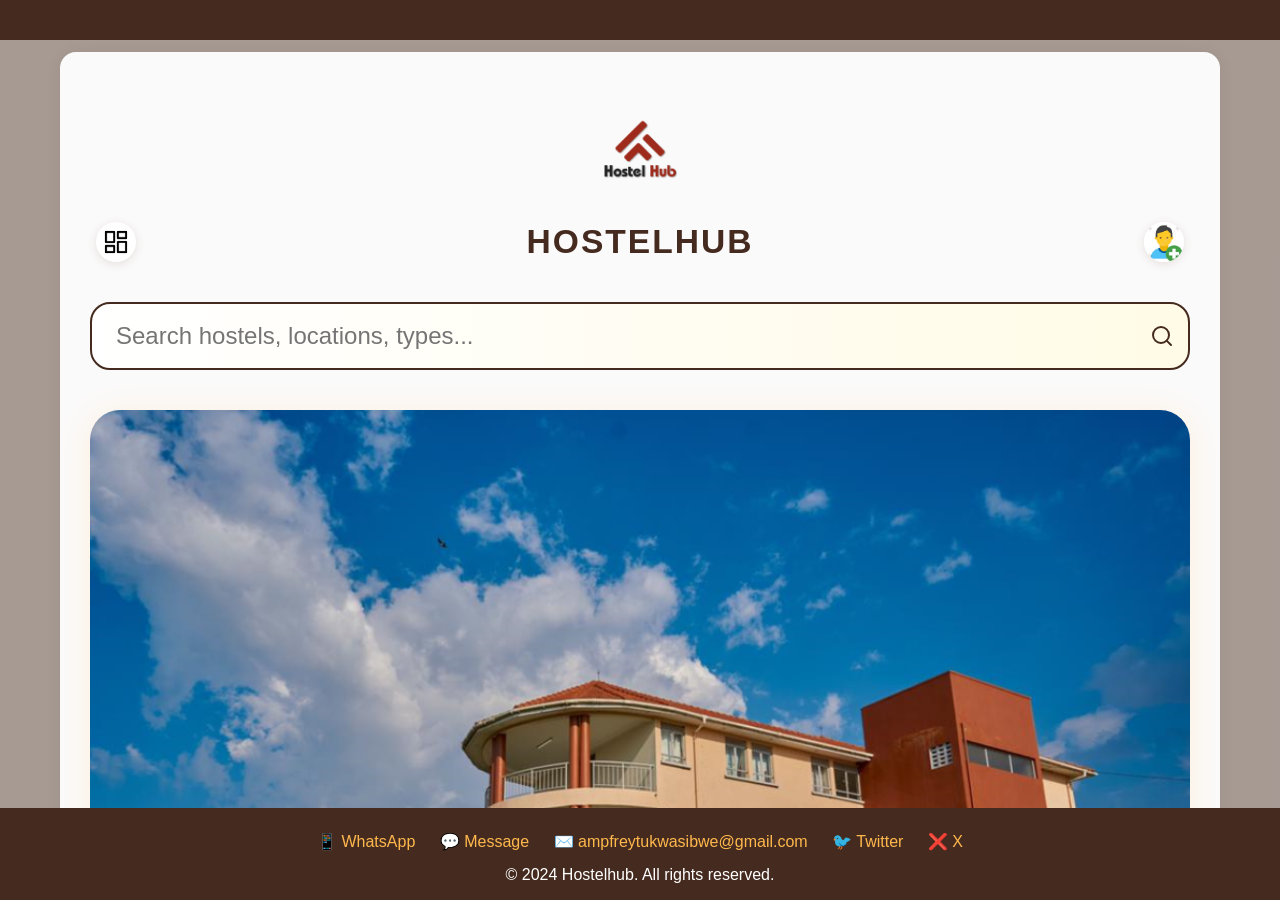
<file: index.html>
<!DOCTYPE html>
<html>
    <head>
    <meta charset="utf-8">
    <title>Hostelhub</title>
        <style>
        body {
            margin: 0;
            font-family: 'Segoe UI', Arial, sans-serif;
            background: #f7f6f3;
            margin: 0;
            padding: 0;
            overflow-y: auto; /* Enable vertical scrolling */
            color: #222;
        }
        .bg-overlay {
            position: fixed;
            top: 20px; left: 0; width: 100vw; height: 100vh;
            background: rgba(69,43,31,0.45);
            z-index: 0;
            min-height: 100vh;
            overflow-y: auto; /* Allow scrolling inside overlay if needed */
            margin-bottom: 32px; /* Add space below overlay if needed */
            }
        .container {
            max-width: 1100px;
            margin: 40px auto 100px auto;
            background: rgba(255,255,255,0.95);
            border-radius: 16px;
            box-shadow: 0 2px 16px rgba(0,0,0,0.07);
            padding: 40px 30px;
            position: relative;
            z-index: 1;
            margin-top: 0; /* Remove margin-top, spacing is now on header */
            }
        .header-row {
            display: flex;
            align-items: center;
            justify-content: space-between;
            position: relative;
           }
        .header-side {
            width: 80px;
                display: flex;
            align-items: center;
            justify-content: flex-start;
        }
        .header-center {
            flex: 1;
                display: flex;
                justify-content: center;
            align-items: center;
            position: absolute;
            left: 0;
            right: 0;
            pointer-events: none;
        }
        .header-center h1 {
            color: red;
            font-size: 2.5rem;
            margin: 0;
            pointer-events: auto;
        }
        #dashboardIcon {
            cursor: pointer;
            margin-left: 0;
        }
        #dashboardIcon img {
            width: 40px;
            height: 40px;
            border-radius: 50%;
            vertical-align: middle;
        }
        .register-link img {
            width: 40px;
            height: 40px;
            border-radius: 20px;
        }
        #dashboardMenu {
            display: none;
            position: absolute;
            top: 100%;
            left: 0;
            margin-top: 10px;
            background: #fff;
            color: #222;
            border-radius: 12px;
            box-shadow: 0 2px 12px rgba(0,0,0,0.15);
            padding: 25px 35px;
            z-index: 2000;
            min-width: 250px;
        }
        #dashboardMenu ul {
            list-style: none;
            padding: 0;
            margin: 0;
        }
        #dashboardMenu li {
            margin-bottom: 10px;
        }
        #dashboardMenu li:last-child {
            margin-bottom: 0;
            }
        #dashboardMenu a {
            font-size: 1.2rem;
            line-height: 1.8;
            text-decoration: none;
            color: #452B1F;
            transition: color 0.2s;
        }
        #dashboardMenu a:hover {
            color: #ff4d4d;
        }
            .search-bar-container {
            width: 100%;
            margin: 40px 0 20px 0;
                display: flex;
                align-items: center;
                justify-content: center;
        }
        .search-input-wrapper {
            position: relative;
            width: 100%;
            }
            .search-input {
            width: 100%;
            padding: 18px 50px 18px 24px;
            border-radius: 20px;
                border: 2px solid #452B1F;
                font-size: 1.5rem;
            outline: none;
            box-sizing: border-box;
            background: linear-gradient(90deg,#fff,#fffbe6);
            transition: box-shadow 0.2s;
        }
        .search-input:focus {
            box-shadow: 0 2px 12px #ffb84d;
        }
        .search-icon-btn {
            position: absolute;
            right: 16px;
            top: 50%;
            transform: translateY(-50%);
            background: none;
            border: none;
            cursor: pointer;
            padding: 0;
            display: flex;
            align-items: center;
        }
        .main-image {
            margin-top: 40px;
        }
        .main-image img {
                width: 100%;
            border-radius: 30px;
            animation: fadeIn 2s;
            box-shadow: 0 4px 32px rgba(255,184,77,0.18);
            transition: box-shadow 0.2s,transform 0.2s;
        }
        .main-image img:hover {
            box-shadow: 0 8px 48px #ffb84d;
            transform: scale(1.01);
            }
        @keyframes fadeIn {
            from { opacity: 0; transform: scale(0.98); }
            to { opacity: 1; transform: scale(1); }
        }
        .footer {
                background: #452B1F;
                color: #fff;
                text-align: center;
            padding: 24px 0 16px 0;
                position: fixed;
                width: 100vw;
                bottom: 0;
                left: 0;
            z-index: 1000;
            }
        .header {
            height: 32px; /* Empty header for spacing */
            width: 100%;
            display: block;
        }
        .image-banner {
            display: flex;
            justify-content: center;
            align-items: center;
            gap: 24px;
            margin-bottom: 28px;
            margin-top: 10px;
        }
        .image-banner img {
            max-width: 220px;
            width: 100%;
            height: auto;
            border-radius: 18px;
            box-shadow: 0 4px 24px rgba(69,43,31,0.13);
            object-fit: cover;
            transition: transform 0.2s, box-shadow 0.2s;
        }
        .image-banner img:hover {
            transform: scale(1.04);
            box-shadow: 0 8px 32px rgba(255,77,77,0.18);
        }
        @media (max-width: 700px) {
            .container { padding: 0 2vw; }
            .header-row { flex-direction: column; gap: 10px; padding: 18px 4vw 0 4vw; }
            .main-image img { border-radius: 16px; }
            .image-banner {
                flex-direction: column;
                gap: 14px;
            }
            .image-banner img {
                max-width: 95vw;
            }
            }
            .header-center{
                 background: #452B1F;
                color: #fff;
                text-align: center;
            padding: 24px 0 16px 0;
                position: fixed;
                width: 100vw;
                top: 0;
                left: 0;
            z-index: 1000;

            }
        /* Adjust z-index and positioning if needed */
        .header-row, .container {
            position: relative;
            z-index: 1;
        }
        .bg-overlay {
            z-index: 0;
        }
        .header-icon-img {
            width: 38px;
            height: 38px;
            border-radius: 50%;
            object-fit: cover;
            box-shadow: 0 2px 10px rgba(69,43,31,0.13);
            background: #fff;
            transition: transform 0.18s, box-shadow 0.18s;
            margin: 0 6px;
            vertical-align: middle;
        }
        .header-icon-img:hover {
            transform: scale(1.08) rotate(-6deg);
            box-shadow: 0 4px 18px rgba(255,77,77,0.18);
        }
        .site-logo {
            display: block;
            margin: 0 auto 10px auto;
            width: 120px;
            height: auto;
        }
        .footer-links {
            margin-bottom: 15px;
        }
        .footer-links a {
            color: #ffb84d;
            text-decoration: none;
            margin: 0 10px;
            transition: color 0.3s;
        }
        .footer-links a:hover {
            color: #fff;
        }
        .header-side {
            display: flex;
            align-items: center;
            height: 100%;
        }
        .top-icons-bar {
            display: flex;
            justify-content: center;
            align-items: center;
            gap: 32px;
            margin-bottom: 18px;
            margin-top: 8px;
        }
        @media (max-width: 700px) {
            .top-icons-bar { gap: 16px; }
        }
        .top-row {
            display: flex;
            align-items: center;
            justify-content: space-between;
            position: relative;
            z-index: 2;
            width: 100%;
            margin-bottom: 18px;
            margin-top: 8px;
        }
        .top-row .center-heading {
            flex: 1;
            text-align: center;
            font-size: 2.1rem;
            font-weight: 700;
            letter-spacing: 2px;
            color: #452B1F;
        }
        @media (max-width: 700px) {
            .top-row .center-heading { font-size: 1.2rem; }
            .header-icon-img { width: 30px; height: 30px; }
        }
        
  
        </style>
</head>
    <body>
        <div class="bg-overlay">
            <div class="header"></div>
            <div class="header-row">
                <div class="header-side">
                    <!-- Removed dashboard icon from here -->
                </div>
                <div class="header-center">
                </div>
                <div class="header-side" style="justify-content: flex-end;">
                    <!-- Removed register/login icon from here -->
                </div>
            </div>
            <div class="container">
                <img src="Minimalist_Real_Estate_Logo-removebg-preview (1).png
" class="site-logo">
                <div class="top-row">
                    <div style="position: relative;">
                        <span id="dashboardIcon">
                            <img src="dashboard.png" alt="Dashboard" class="header-icon-img">
                        </span>
                        <div id="dashboardMenu">
                            <ul>
                                <li><a href="about.html">About Us</a></li>
                                <li><a href="terms.html">Terms & Conditions</a></li>
                                <li><a href="help.html">Help & FAQs</a></li>
                                <li><a href="hostels.html">Available Hostels</a></li>
                                <li><a href="bookings.html">Bookings</a></li>
                                <li id="homeLoginLink"><a href="login.html">Login</a></li>
                                <li id="homeRegisterLink"><a href="register.html">Register</a></li>
                                <li><a href="contact.html">Contact</a></li>
                                <li id="homeLogoutLink" style="display: none;"><a href="#" id="homeLogoutBtn">Logout</a></li>
                                <li><a href="admin-login.html">Admin Login</a></li>
                            </ul>
                        </div>
                    </div>
                    <div class="center-heading">HOSTELHUB</div>
                    <a class="register-link" href="login.html">
                        <img src="regester.jpeg" alt="Register/Login" class="header-icon-img">
                    </a>
                </div>
                
                <div class="search-bar-container">
                    <div class="search-input-wrapper">
                        <input class="search-input" id="searchInput" type="search" placeholder="Search hostels, locations, types...">
                        <button class="search-icon-btn" id="searchBtn" tabindex="-1">
                    <svg width="24" height="24" viewBox="0 0 24 24" fill="none" stroke="#452B1F" stroke-width="2" stroke-linecap="round" stroke-linejoin="round"><circle cx="11" cy="11" r="8"/><line x1="21" y1="21" x2="16.65" y2="16.65"/></svg>
                        </button>
                    </div>
                </div>
                <div class="main-image">
                    <img src="kihumurohallls.png">
                </div>
            </div>
        </div>
        <footer class="footer">
            <div class="footer-links">
                <a href="about.html">About Us</a>
                <a href="terms.html">Terms & Conditions</a>
                <a href="help.html">Help & FAQs</a>
            </div>
            <p>&copy; 2023 HostelHub. All rights reserved.</p>
        </footer>
        <script>
        // Dashboard menu logic for home page only
        document.getElementById('dashboardIcon').onclick = function(e) {
            e.stopPropagation();
            const menu = document.getElementById('dashboardMenu');
            menu.style.display = menu.style.display === 'block' ? 'none' : 'block';
        };
        document.body.onclick = function(e) {
            const menu = document.getElementById('dashboardMenu');
            if (menu) menu.style.display = 'none';
        };
        // Search functionality
        function doSearch() {
            const value = document.getElementById('searchInput').value.trim();
            if (value) {
                // You can implement actual search logic here or redirect to hostels.html with a query
                window.location.href = 'hostels.html?search=' + encodeURIComponent(value);
            }
        }
        document.getElementById('searchBtn').onclick = function(e) {
            e.preventDefault();
            doSearch();
        };
        document.getElementById('searchInput').addEventListener('keydown', function(e) {
            if (e.key === 'Enter') {
                e.preventDefault();
                doSearch();
            }
        });

        // Login/logout visibility logic
        document.addEventListener('DOMContentLoaded', function() {
            const loggedInUser = localStorage.getItem('loggedInUser');
            const loginLink = document.getElementById('homeLoginLink');
            const registerLink = document.getElementById('homeRegisterLink');
            const logoutLink = document.getElementById('homeLogoutLink');

            if (loggedInUser) {
                if (loginLink) loginLink.style.display = 'none';
                if (registerLink) registerLink.style.display = 'none';
                if (logoutLink) logoutLink.style.display = 'block';
            } else {
                if (loginLink) loginLink.style.display = 'block';
                if (registerLink) registerLink.style.display = 'block';
                if (logoutLink) logoutLink.style.display = 'none';
            }
            
            const logoutBtn = document.getElementById('homeLogoutBtn');
            if(logoutBtn) {
                logoutBtn.addEventListener('click', function (e) {
                    e.preventDefault();
                    localStorage.removeItem('loggedInUser');
                    window.location.href = 'login.html';
                });
            }
        });
        </script>
        <script src="script.js"></script>
    </body>
</html>
</file>
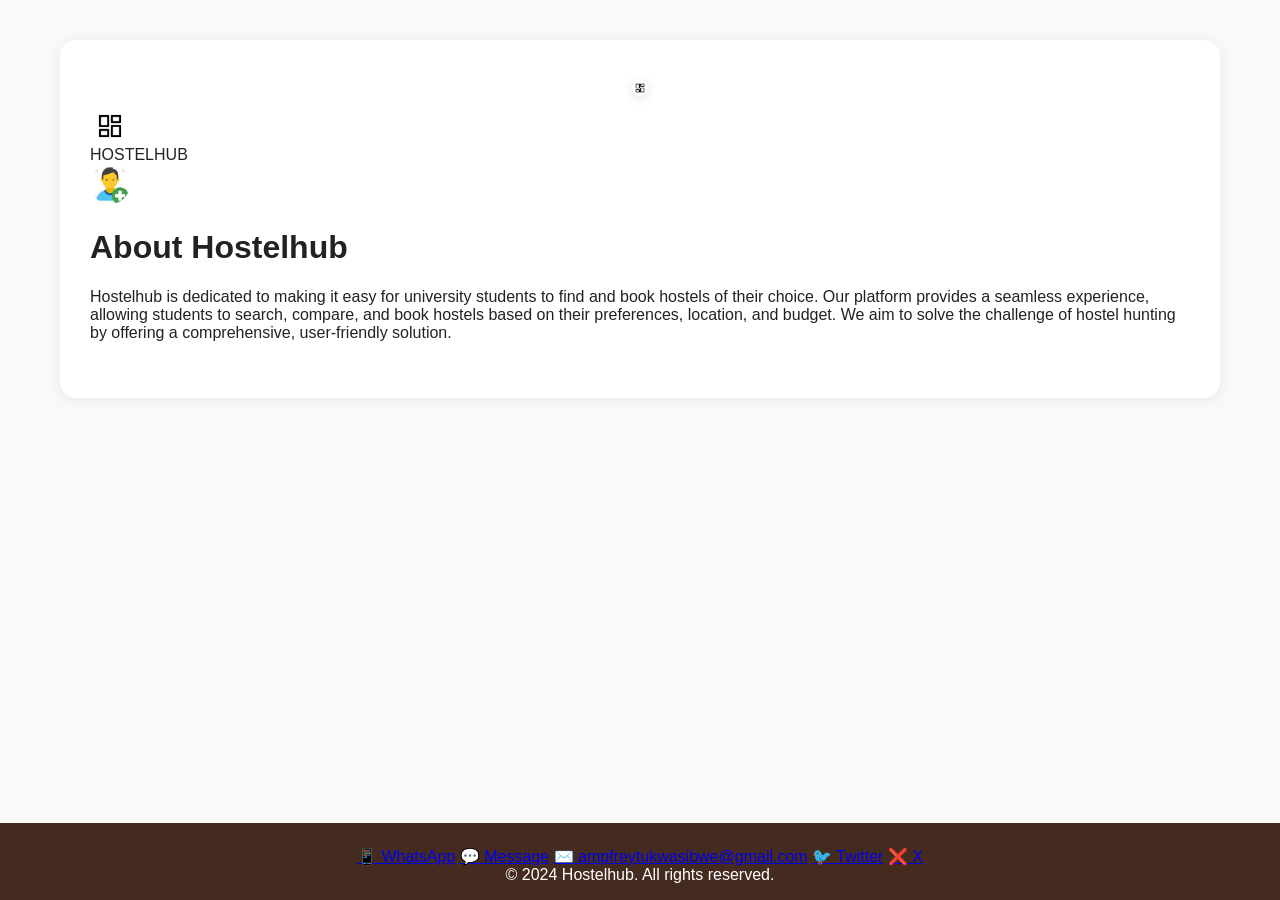
<file: about.html>
<!DOCTYPE html>
<html>
<head>
    <meta charset="utf-8">
    <title>About Us - Hostelhub</title>
    <style>
        body {
            margin: 0;
            font-family: 'Segoe UI', Arial, sans-serif;
            background: #f9f9f9;
            color: #222;
        }
        .container {
            max-width: 1100px;
            margin: 40px auto 100px auto;
            background: #fff;
            border-radius: 16px;
            box-shadow: 0 2px 16px rgba(0,0,0,0.07);
            padding: 40px 30px;
        }
        .header-row {
            display: flex;
            align-items: center;
            justify-content: space-between;
            position: relative;
        }
        .header-side {
            width: 80px;
            display: flex;
            align-items: center;
            justify-content: flex-start;
        }
        .header-center {
            flex: 1;
            display: flex;
            justify-content: center;
            align-items: center;
            position: absolute;
            left: 0;
            right: 0;
            pointer-events: none;
        }
        .header-center h1 {
            color: red;
            font-size: 2.5rem;
            margin: 0;
            pointer-events: auto;
        }
        #dashboardIcon {
            cursor: pointer;
            margin-left: 0;
        }
        #dashboardIcon img {
            width: 40px;
            height: 40px;
            border-radius: 50%;
            vertical-align: middle;
        }
        .register-link img {
            width: 40px;
            height: 40px;
            border-radius: 20px;
        }
        #dashboardMenu {
            display: none;
            position: absolute;
            right: 40px;
            top: 90px;
            background: #fff;
            color: #222;
            border-radius: 12px;
            box-shadow: 0 2px 12px rgba(0,0,0,0.15);
            padding: 18px 24px;
            z-index: 2000;
        }
        #dashboardMenu ul {
            list-style: none;
            padding: 0;
            margin: 0;
        }
        #dashboardMenu li {
            margin-bottom: 10px;
        }
        #dashboardMenu li:last-child {
            margin-bottom: 0;
        }
        .footer {
            background: #452B1F;
            color: #fff;
            text-align: center;
            padding: 24px 0 16px 0;
            position: fixed;
            width: 100vw;
            bottom: 0;
            left: 0;
            z-index: 1000;
        }
        .site {
            display: block;
            margin: 0 auto 10px auto;
            width: 16px;
            height: 16px;
            border-radius: 50%;
            object-fit: cover;
            box-shadow: 0 2px 10px rgba(69,43,31,0.13);
            background: #fff;
        }
    </style>
</head>
<body>
    <div class="container">
        <img src="dashboard.png" alt="Site Icon" class="site">
        <div class="top-row">
            <span id="dashboardIcon">
                <img src="dashboard.png" alt="Dashboard" class="header-icon-img">
            </span>
            <div class="center-heading">HOSTELHUB</div>
            <a class="register-link" href="login.html">
                <img src="regester.jpeg" alt="Register/Login" class="header-icon-img">
            </a>
        </div>
        <div id="dashboardMenu">
            <ul>
                <li><a href="about.html">About Us</a></li>
                <li><a href="terms.html">Terms & Conditions</a></li>
                <li><a href="help.html">Help & FAQs</a></li>
                <li><a href="hostels.html">Available Hostels</a></li>
                <li><a href="bookings.html">Bookings</a></li>
                <li><a href="login.html">Login</a></li>
                <li><a href="register.html">Register</a></li>
                <li><a href="contact.html">Contact</a></li>
            </ul>
        </div>
        <h1>About Hostelhub</h1>
        <p>Hostelhub is dedicated to making it easy for university students to find and book hostels of their choice. Our platform provides a seamless experience, allowing students to search, compare, and book hostels based on their preferences, location, and budget. We aim to solve the challenge of hostel hunting by offering a comprehensive, user-friendly solution.</p>
    </div>
    <footer class="footer"></footer>
    <script>
    document.getElementById('dashboardIcon').onclick = function(e) {
        e.stopPropagation();
        const menu = document.getElementById('dashboardMenu');
        menu.style.display = menu.style.display === 'block' ? 'none' : 'block';
    };
    document.body.onclick = function(e) {
        const menu = document.getElementById('dashboardMenu');
        if (menu) menu.style.display = 'none';
    };
    </script>
    <script src="script.js"></script>
</body>
</html>
</file>
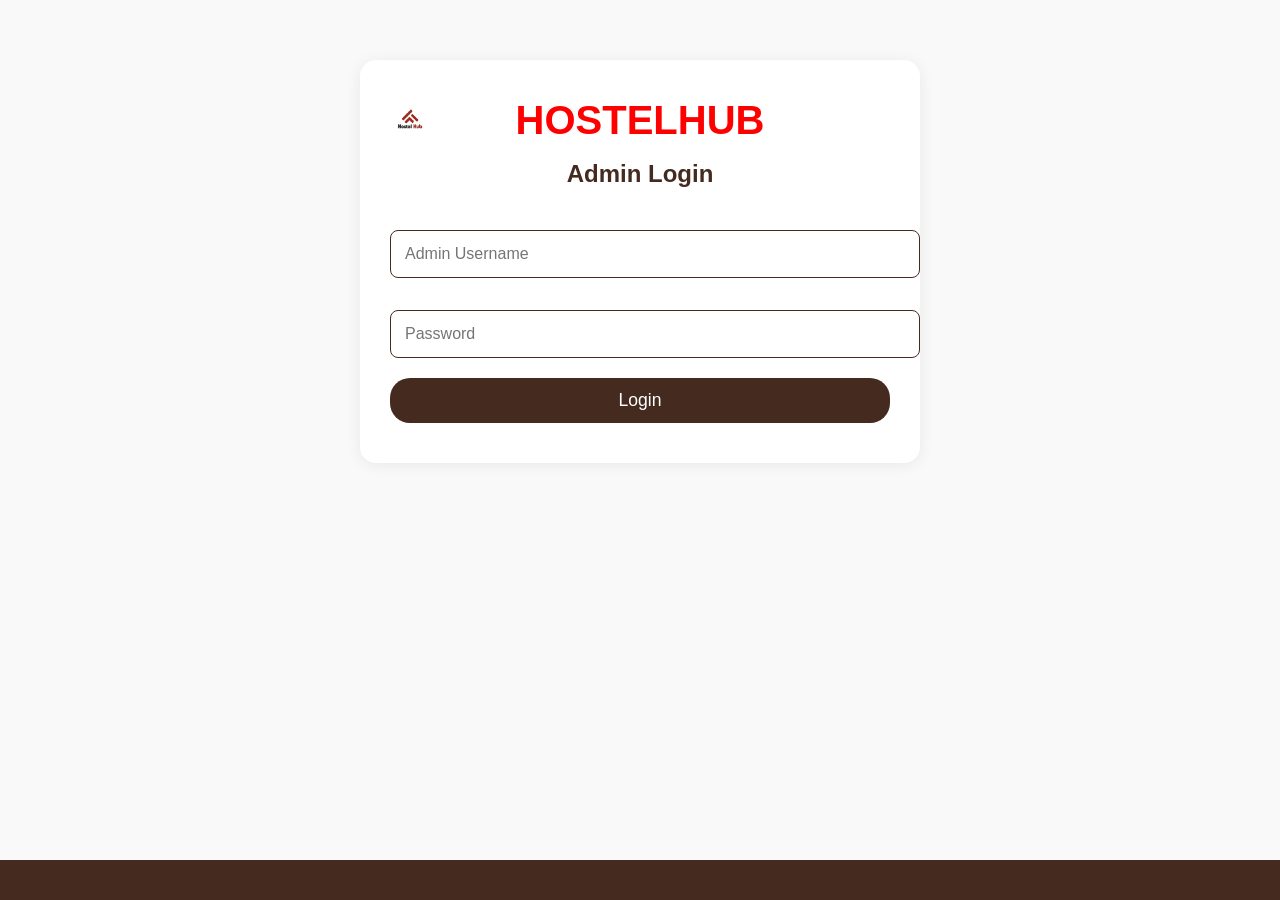
<file: admin-dashboard.html>
<!DOCTYPE html>
<html>
<head>
    <meta charset="utf-8">
    <title>Admin Dashboard - Hostelhub</title>
    <style>
        body { margin: 0; font-family: 'Segoe UI', Arial, sans-serif; background: #f9f9f9; color: #222; }
        .container { max-width: 1200px; margin: 40px auto 100px auto; background: #fff; border-radius: 16px; box-shadow: 0 2px 16px rgba(0,0,0,0.07); padding: 0 0 40px 0; }
        .header-row { display: flex; align-items: center; justify-content: space-between; position: relative; padding: 40px 30px 0 30px; }
        .header-side { width: 80px; display: flex; align-items: center; justify-content: flex-start; }
        .header-center { flex: 1; display: flex; justify-content: center; align-items: center; position: absolute; left: 0; right: 0; pointer-events: none; }
        .header-center h1 { color: red; font-size: 2.5rem; margin: 0; pointer-events: auto; }
        #dashboardIcon { cursor: pointer; margin-left: 0; }
        #dashboardIcon img { width: 40px; height: 40px; border-radius: 50%; vertical-align: middle; }
        .register-link img { width: 40px; height: 40px; border-radius: 20px; }
        #dashboardMenu { display: none; position: absolute; right: 40px; top: 90px; background: #fff; color: #222; border-radius: 12px; box-shadow: 0 2px 12px rgba(0,0,0,0.15); padding: 18px 24px; z-index: 2000; }
        #dashboardMenu ul { list-style: none; padding: 0; margin: 0; }
        #dashboardMenu li { margin-bottom: 10px; }
        #dashboardMenu li:last-child { margin-bottom: 0; }
        .admin-nav { display: flex; gap: 30px; background: #452B1F; color: #fff; padding: 18px 30px; border-radius: 0 0 16px 16px; }
        .admin-nav a { color: #fff; text-decoration: none; font-size: 1.1rem; padding: 8px 18px; border-radius: 8px; transition: background 0.2s; }
        .admin-nav a:hover, .admin-nav a.active { background: #ff4d4d; }
        .admin-main { padding: 40px 30px; }
        .footer { background: #452B1F; color: #fff; text-align: center; padding: 24px 0 16px 0; position: fixed; width: 100vw; bottom: 0; left: 0; z-index: 1000; }
        table { width: 100%; border-collapse: collapse; margin-bottom: 30px; }
        th, td { border: 1px solid #ddd; padding: 10px; text-align: left; }
        th { background: #452B1F; color: #fff; }
        tr:nth-child(even) { background: #f2f2f2; }
        .action-btn { background: #452B1F; color: #fff; border: none; border-radius: 8px; padding: 6px 16px; cursor: pointer; margin-right: 8px; }
        .action-btn:hover { background: #ff4d4d; }
        .add-form, .edit-form { margin-bottom: 30px; background: #f9f9f9; border: 1px solid #ddd; border-radius: 12px; padding: 18px 20px; max-width: 500px; }
        .add-form input, .edit-form input { width: 100%; padding: 10px; margin: 8px 0 16px 0; border: 1.5px solid #452B1F; border-radius: 8px; font-size: 1rem; }
        .add-form button, .edit-form button { background: #452B1F; color: #fff; border: none; border-radius: 20px; padding: 10px 28px; font-size: 1rem; cursor: pointer; transition: background 0.2s; }
        .add-form button:hover, .edit-form button:hover { background: #ff4d4d; }
        .edit-form { background: #fffbe6; border: 1.5px solid #ff4d4d; }
        .section-title { color: #452B1F; margin-bottom: 18px; }
        .empty-msg { color: #888; margin: 20px 0; }
        .notification {
            position: fixed;
            top: 20px;
            right: 30px;
            background: #452B1F;
            color: #fff;
            padding: 14px 28px;
            border-radius: 10px;
            font-size: 1.1rem;
            z-index: 3000;
            display: none;
        }
        .avatar {
            width: 32px; height: 32px; border-radius: 50%; object-fit: cover; margin-right: 8px; vertical-align: middle; display: inline-block; background: linear-gradient(135deg,#ffb84d,#452B1F); color: #fff; font-weight: bold; font-size: 1.1rem; text-align: center; line-height: 32px;
        }
        .hostel-icon {
            width: 28px; height: 28px; border-radius: 8px; object-fit: cover; margin-right: 6px; vertical-align: middle; box-shadow: 0 2px 6px rgba(0,0,0,0.08);
        }
        .back-to-top {
            position: fixed; bottom: 80px; right: 30px; background: #452B1F; color: #fff; border: none; border-radius: 50%; width: 48px; height: 48px; font-size: 2rem; cursor: pointer; box-shadow: 0 2px 12px rgba(0,0,0,0.15); display: none; z-index: 3000; transition: background 0.2s; }
        .back-to-top:hover { background: #ff4d4d; }
        .spinner { display: none; margin: 30px auto; border: 6px solid #eee; border-top: 6px solid #452B1F; border-radius: 50%; width: 48px; height: 48px; animation: spin 1s linear infinite; }
        @keyframes spin { 100% { transform: rotate(360deg); } }
        @media (max-width: 700px) {
            .container { padding: 0 2vw; }
            .header-row, .admin-nav { flex-direction: column; gap: 10px; padding: 18px 4vw 0 4vw; }
            .admin-main { padding: 18px 4vw; }
            table, th, td { font-size: 0.95rem; }
        }
    </style>
</head>
<body>
    <div class="container">
        <div class="header-row">
            <div class="header-side">
                <img src="Minimalist_Real_Estate_Logo-removebg-preview (1).png" alt="Site Icon" class="site-logo">
                <span id="dashboardIcon">
                    <img src="dashboard.png" alt="Dashboard">
                </span>
            </div>
            <div class="header-center">
                <h1>HOSTELHUB</h1>
            </div>
            <div class="header-side" style="justify-content: flex-end;"></div>
        </div>
        <div id="dashboardMenu">
            <ul>
                <li><a href="home.html">Home</a></li>
                <li><a href="admin-login.html" id="adminLogoutMenu">Logout</a></li>
            </ul>
        </div>
        <nav class="admin-nav">
            <a href="#users" id="navUsers">Users</a>
            <a href="#hostels" id="navHostels">Hostels</a>
            <a href="#bookings" id="navBookings">Bookings</a>
            <a href="#payments" id="navPayments">Payments</a>
            <a href="#stats" id="navStats">Statistics</a>
            <a href="#messages" id="navMessages">Messages</a>
            <a href="#admins" id="navAdmins">Admins</a>
            <a href="#logout" id="navLogout">Logout</a>
        </nav>
        <div class="admin-main" id="adminMain">
            <h2>Welcome, Admin!</h2>
            <p>Use the navigation above to manage users, bookings, payments, and view site statistics.</p>
        </div>
    </div>
    <footer class="footer"></footer>
    <div class="notification" id="adminNotification"></div>
    <button class="back-to-top" id="backToTopBtn" title="Back to Top">↑</button>
    <div class="spinner" id="adminSpinner"></div>
    <script>
    // Only allow access if admin is logged in
    if(localStorage.getItem('isAdmin') !== 'true') {
        window.location.href = 'admin-login.html';
    }
    document.getElementById('dashboardIcon').onclick = function(e) {
        e.stopPropagation();
        const menu = document.getElementById('dashboardMenu');
        menu.style.display = menu.style.display === 'block' ? 'none' : 'block';
    };
    document.body.onclick = function(e) {
        const menu = document.getElementById('dashboardMenu');
        if (menu) menu.style.display = 'none';
    };
    document.getElementById('navLogout').onclick = function(e) {
        e.preventDefault();
        localStorage.removeItem('isAdmin');
        window.location.href = 'admin-login.html';
    };
    document.getElementById('adminLogoutMenu').onclick = function(e) {
        localStorage.removeItem('isAdmin');
    };

    // Utility functions for localStorage
    function getData(key, fallback) {
        try { return JSON.parse(localStorage.getItem(key)) || fallback; } catch { return fallback; }
    }
    function setData(key, value) {
        localStorage.setItem(key, JSON.stringify(value));
    }

    // Notification logic
    function notify(msg, type='success') {
        const n = document.getElementById('adminNotification');
        n.textContent = msg;
        n.style.background = type==='error' ? '#ff4d4d' : '#452B1F';
        n.style.display = 'block';
        setTimeout(()=>{ n.style.display = 'none'; }, 2200);
    }

    // Section rendering
    const adminMain = document.getElementById('adminMain');
    document.getElementById('navUsers').onclick = function(e) { e.preventDefault(); renderUsers(); };
    document.getElementById('navHostels').onclick = function(e) { e.preventDefault(); renderHostels(); };
    document.getElementById('navBookings').onclick = function(e) { e.preventDefault(); renderBookings(); };
    document.getElementById('navPayments').onclick = function(e) { e.preventDefault(); renderPayments(); };
    document.getElementById('navStats').onclick = function(e) { e.preventDefault(); renderStats(); };
    document.getElementById('navMessages').onclick = function(e) { e.preventDefault(); renderMessages(); };
    document.getElementById('navAdmins').onclick = function(e) { e.preventDefault(); renderAdmins(); };

    // Table helpers
    function makeTableHeader(cols, sortFn) {
        return '<tr>' + cols.map((c,i) => `<th onclick='${sortFn}(${i})' style='cursor:pointer;'>${c} &#8597;</th>`).join('') + '<th>Action</th></tr>';
    }
    function filterRows(rows, query) {
        if (!query) return rows;
        query = query.toLowerCase();
        return rows.filter(row => row.some(cell => (cell+"").toLowerCase().includes(query)));
    }
    function exportCSV(headers, rows, filename) {
        let csv = headers.join(',') + '\n' + rows.map(r => r.map(cell => '"'+(cell+"").replace(/"/g,'""')+'"').join(',')).join('\n');
        let blob = new Blob([csv], {type:'text/csv'});
        let a = document.createElement('a');
        a.href = URL.createObjectURL(blob);
        a.download = filename;
        a.click();
    }

    // Show/hide back to top
    window.onscroll = function() {
        document.getElementById('backToTopBtn').style.display = window.scrollY > 200 ? 'block' : 'none';
    };
    document.getElementById('backToTopBtn').onclick = function() {
        window.scrollTo({top:0,behavior:'smooth'});
    };
    // Spinner helper
    function showSpinner() { document.getElementById('adminSpinner').style.display = 'block'; }
    function hideSpinner() { document.getElementById('adminSpinner').style.display = 'none'; }

    // USERS MANAGEMENT
    function renderUsers(sortCol=0, sortAsc=true, filterQ='') {
        showSpinner();
        setTimeout(function() {
            const users = getData('users', []);
            let html = `<h2 class='section-title'>Users</h2>
            <input type='text' id='userSearch' placeholder='Search users...' style='margin-bottom:10px;width:220px;'>`;
            let rows = users.map(u => [`<span class='avatar' title='${u.username}'>${u.username[0].toUpperCase()}</span> ${u.username}`]);
            if (filterQ) rows = filterRows(rows, filterQ);
            if (rows.length === 0) {
                html += `<div class='empty-msg'>No users found.</div>`;
            } else {
                if (!sortAsc) rows.reverse();
                html += `<table id='usersTable'>` + makeTableHeader(['Username'], 'sortUsers') +
                    rows.map((r,i) => `<tr><td>${r[0]}</td><td><button class='action-btn' onclick='deleteUser(${i})' title='Delete user'>Delete</button></td></tr>`).join('') +
                    `</table>`;
            }
            adminMain.innerHTML = html;
            document.getElementById('userSearch').oninput = function() { renderUsers(sortCol, sortAsc, this.value); };
            hideSpinner();
        }, 400);
    }
    window.sortUsers = function(col) { renderUsers(col, false); };
    window.exportUsersCSV = function() {
        const users = getData('users', []);
        exportCSV(['Username'], users.map(u=>[u.username]), 'users.csv');
        notify('Users exported!');
    };
    window.deleteUser = function(idx) {
        if(confirm('Delete this user?')) {
            let users = getData('users', []);
            users.splice(idx,1);
            setData('users', users);
            renderUsers();
            notify('User deleted.');
        }
    };

    // HOSTELS MANAGEMENT
    let hostelUndoStack = [];
    function renderHostels(sortCol=0, sortAsc=true, filterQ='') {
        showSpinner();
        setTimeout(function() {
            let hostels = getData('hostels', getData('HOSTELS', []));
            let html = `<h2 class='section-title'>Hostels</h2>
            <input type='text' id='hostelSearch' placeholder='Search hostels...' style='margin-bottom:10px;width:220px;'>
            <a href="hostels.html" target="_blank" class="action-btn" title="View hostels page as a user">View as User</a>
            <form id='bulkHostelForm' style='margin:18px 0 10px 0;display:flex;gap:10px;align-items:center;'>
                <span style='font-weight:bold;'>Bulk update:</span>
                <input type='number' id='bulkPriceInput' placeholder='Amount' style='width:90px;'>
                <button class='action-btn' onclick='bulkIncreasePrice(event)' title='Increase price for selected'>+ Increase</button>
                <button class='action-btn' onclick='bulkDecreasePrice(event)' title='Decrease price for selected'>– Decrease</button>
                <button class='action-btn' onclick='bulkSetPrice(event)' title='Set price for selected'>Set Price</button>
            </form>
            <form class='add-form' id='addHostelForm' enctype='multipart/form-data'>
                <h3>Add Hostel</h3>
                <input type='text' id='addHostelName' placeholder='Hostel Name' required>
                <input type='text' id='addHostelType' placeholder='Type (single, double, self-contained)' required>
                <input type='text' id='addHostelLocation' placeholder='Location' required>
                <input type='text' id='addHostelDistance' placeholder='Distance from university' required>
                <input type='number' id='addHostelPrice' placeholder='Price' required>
                <div id='addHostelDrop' style='border:2px dashed #452B1F;padding:12px 0;text-align:center;border-radius:8px;margin:8px 0;cursor:pointer;'>
                    <span>Drag & drop images or click to select (multiple allowed)</span>
                    <input type='file' id='addHostelImgs' accept='image/*' multiple style='display:none;'>
                </div>
                <div id='addHostelImgsPreview' style='display:flex;gap:8px;flex-wrap:wrap;'></div>
                <button type='submit'>Add Hostel</button>
            </form>`;
            let rows = hostels.map((h,i) => [
                `<input type='checkbox' class='hostelSelect' data-idx='${i}' tabindex='0'> ${(h.imgs&&h.imgs.length)?`<img src='${h.imgs[0]}' class='hostel-icon' alt='${h.name}' title='${h.name}'>`:''}${h.name}`,
                h.type,
                h.location,
                h.distance,
                `<button class='action-btn' onclick='decreaseHostelPrice(${i})' title='Decrease price' style='padding:2px 10px;font-size:1.2rem;'>–</button> UGX <span id='hostelPrice${i}'>${h.price}</span> <button class='action-btn' onclick='increaseHostelPrice(${i})' title='Increase price' style='padding:2px 10px;font-size:1.2rem;'>+</button><br>
                <input type='number' id='customPrice${i}' placeholder='Custom' style='width:70px;margin:4px 0;'>
                <button class='action-btn' onclick='setHostelPrice(${i})' title='Set custom price' style='padding:2px 10px;font-size:1.1rem;'>Set Price</button>`,
                `<select id='hostelStatus${i}' onchange='changeHostelStatus(${i})' style='border-radius:6px;padding:2px 8px;'>
                    <option value='Available' ${h.status==='Available'?'selected':''}>Available</option>
                    <option value='Unavailable' ${h.status==='Unavailable'?'selected':''}>Unavailable</option>
                    <option value='Under Maintenance' ${h.status==='Under Maintenance'?'selected':''}>Under Maintenance</option>
                </select>`,
                `<textarea id='hostelNote${i}' style='width:120px;height:32px;border-radius:6px;' onchange='saveHostelNote(${i})' title='Edit note/description'>${h.note||''}</textarea>`,
                (h.imgs||[]).map((img,j)=>`<img src='${img}' style='width:28px;height:28px;border-radius:8px;object-fit:cover;margin-right:2px;' alt='img${j}'>`).join(''),
                `<button class='action-btn' onclick='editHostel(${i})' title='Edit hostel'>Edit</button>
                 <button class='action-btn' onclick='deleteHostel(${i})' title='Delete hostel'>Delete</button>
                 <button class='action-btn' onclick='undoHostelChange(${i})' title='Undo last change'>Undo</button>`
            ]);
            if (filterQ) rows = filterRows(rows, filterQ);
            if (rows.length === 0) {
                html += `<div class='empty-msg'>No hostels found.</div>`;
            } else {
                if (!sortAsc) rows.reverse();
                html += `<table id='hostelsTable'>` + makeTableHeader(['','Type','Location','Distance','Price','Status','Note','Images','Action'], 'sortHostels') +
                    rows.map((r,i) => `<tr><td>${r[0]}</td><td>${r[1]}</td><td>${r[2]}</td><td>${r[3]}</td><td>${r[4]}</td><td>${r[5]}</td><td>${r[6]}</td><td>${r[7]}</td><td>${r[8]}</td></tr>`).join('') +
                    `</table>`;
            }
            adminMain.innerHTML = html;
            document.getElementById('hostelSearch').oninput = function() { renderHostels(sortCol, sortAsc, this.value); };
            // Drag-and-drop and preview for add
            const drop = document.getElementById('addHostelDrop');
            const imgsInput = document.getElementById('addHostelImgs');
            const imgsPreview = document.getElementById('addHostelImgsPreview');
            let imgsData = [];
            drop.onclick = () => imgsInput.click();
            drop.ondragover = e => { e.preventDefault(); drop.style.background='#fffbe6'; };
            drop.ondragleave = e => { e.preventDefault(); drop.style.background=''; };
            drop.ondrop = function(e) {
                e.preventDefault();
                drop.style.background='';
                handleFiles(e.dataTransfer.files);
            };
            imgsInput.onchange = function() { handleFiles(imgsInput.files); };
            function handleFiles(files) {
                Array.from(files).forEach(file => {
                    const reader = new FileReader();
                    reader.onload = function(e) {
                        imgsData.push(e.target.result);
                        renderImgsPreview();
                    };
                    reader.readAsDataURL(file);
                });
            }
            function renderImgsPreview() {
                imgsPreview.innerHTML = imgsData.map((img,i)=>
                    `<div style='position:relative;display:inline-block;'>
                        <img src='${img}' style='width:60px;height:60px;border-radius:8px;object-fit:cover;margin-bottom:2px;'>
                        <button type='button' onclick='removeAddImg(${i})' style='position:absolute;top:0;right:0;background:#ff4d4d;color:#fff;border:none;border-radius:50%;width:20px;height:20px;cursor:pointer;font-size:1rem;'>×</button>
                        <button type='button' onclick='moveAddImg(${i},-1)' style='position:absolute;bottom:0;left:0;background:#452B1F;color:#fff;border:none;border-radius:50%;width:20px;height:20px;cursor:pointer;font-size:1rem;' title='Move left'>&lt;</button>
                        <button type='button' onclick='moveAddImg(${i},1)' style='position:absolute;bottom:0;right:0;background:#452B1F;color:#fff;border:none;border-radius:50%;width:20px;height:20px;cursor:pointer;font-size:1rem;' title='Move right'>&gt;</button>
                    </div>`
                ).join('');
            }
            window.removeAddImg = function(i) { imgsData.splice(i,1); renderImgsPreview(); };
            window.moveAddImg = function(i,dir) {
                if ((dir<0 && i===0) || (dir>0 && i===imgsData.length-1)) return;
                const t = imgsData[i]; imgsData[i]=imgsData[i+dir]; imgsData[i+dir]=t; renderImgsPreview();
            };
            document.getElementById('addHostelForm').onsubmit = function(e) {
                e.preventDefault();
                let hostels = getData('hostels', getData('HOSTELS', []));
                hostels.push({
                    name: document.getElementById('addHostelName').value,
                    type: document.getElementById('addHostelType').value,
                    location: document.getElementById('addHostelLocation').value,
                    distance: document.getElementById('addHostelDistance').value,
                    price: parseInt(document.getElementById('addHostelPrice').value),
                    imgs: imgsData.slice(),
                    status: 'Available',
                    note: ''
                });
                setData('hostels', hostels);
                notify('Hostel added!');
                renderHostels();
            };
            hideSpinner();
        }, 400);
    }
    window.sortHostels = function(col) { renderHostels(col, false); };
    window.exportHostelsCSV = function() {
        let hostels = getData('hostels', getData('HOSTELS', []));
        exportCSV(['Name','Type','Location','Distance','Price','Image'], hostels.map(h=>[h.name,h.type,h.location,h.distance,h.price,h.img]), 'hostels.csv');
        notify('Hostels exported!');
    };
    window.deleteHostel = function(idx) {
        if(confirm('Delete this hostel?')) {
            let hostels = getData('hostels', getData('HOSTELS', []));
            hostels.splice(idx,1);
            setData('hostels', hostels);
            renderHostels();
            notify('Hostel deleted.');
        }
    };
    window.editHostel = function(idx) {
        let hostels = getData('hostels', getData('HOSTELS', []));
        let h = hostels[idx];
        let html = `<h2 class='section-title'>Edit Hostel</h2>
        <form class='edit-form' id='editHostelForm' enctype='multipart/form-data'>
            <input type='text' id='editHostelName' value='${h.name}' required>
            <input type='text' id='editHostelType' value='${h.type}' required>
            <input type='text' id='editHostelLocation' value='${h.location}' required>
            <input type='text' id='editHostelDistance' value='${h.distance}' required>
            <input type='number' id='editHostelPrice' value='${h.price}' required>
            <div id='editHostelDrop' style='border:2px dashed #452B1F;padding:12px 0;text-align:center;border-radius:8px;margin:8px 0;cursor:pointer;'>
                <span>Drag & drop images or click to select (multiple allowed)</span>
                <input type='file' id='editHostelImgs' accept='image/*' multiple style='display:none;'>
            </div>
            <div id='editHostelImgsPreview' style='display:flex;gap:8px;flex-wrap:wrap;'></div>
            <button type='submit'>Save Changes</button>
            <button type='button' onclick='renderHostels()' style='margin-left:10px;'>Cancel</button>
        </form>`;
        adminMain.innerHTML = html;
        const drop = document.getElementById('editHostelDrop');
        const imgsInput = document.getElementById('editHostelImgs');
        const imgsPreview = document.getElementById('editHostelImgsPreview');
        let imgsData = (h.imgs||[]).slice();
        drop.onclick = () => imgsInput.click();
        drop.ondragover = e => { e.preventDefault(); drop.style.background='#fffbe6'; };
        drop.ondragleave = e => { e.preventDefault(); drop.style.background=''; };
        drop.ondrop = function(e) {
            e.preventDefault();
            drop.style.background='';
            handleFiles(e.dataTransfer.files);
        };
        imgsInput.onchange = function() { handleFiles(imgsInput.files); };
        function handleFiles(files) {
            Array.from(files).forEach(file => {
                const reader = new FileReader();
                reader.onload = function(e) {
                    imgsData.push(e.target.result);
                    renderImgsPreview();
                };
                reader.readAsDataURL(file);
            });
        }
        function renderImgsPreview() {
            imgsPreview.innerHTML = imgsData.map((img,i)=>
                `<div style='position:relative;display:inline-block;'>
                    <img src='${img}' style='width:60px;height:60px;border-radius:8px;object-fit:cover;margin-bottom:2px;'>
                    <button type='button' onclick='removeEditImg(${i})' style='position:absolute;top:0;right:0;background:#ff4d4d;color:#fff;border:none;border-radius:50%;width:20px;height:20px;cursor:pointer;font-size:1rem;'>×</button>
                    <button type='button' onclick='moveEditImg(${i},-1)' style='position:absolute;bottom:0;left:0;background:#452B1F;color:#fff;border:none;border-radius:50%;width:20px;height:20px;cursor:pointer;font-size:1rem;' title='Move left'>&lt;</button>
                    <button type='button' onclick='moveEditImg(${i},1)' style='position:absolute;bottom:0;right:0;background:#452B1F;color:#fff;border:none;border-radius:50%;width:20px;height:20px;cursor:pointer;font-size:1rem;' title='Move right'>&gt;</button>
                </div>`
            ).join('');
        }
        window.removeEditImg = function(i) { imgsData.splice(i,1); renderImgsPreview(); };
        window.moveEditImg = function(i,dir) {
            if ((dir<0 && i===0) || (dir>0 && i===imgsData.length-1)) return;
            const t = imgsData[i]; imgsData[i]=imgsData[i+dir]; imgsData[i+dir]=t; renderImgsPreview();
        };
        renderImgsPreview();
        document.getElementById('editHostelForm').onsubmit = function(e) {
            e.preventDefault();
            hostelUndoStack[idx] = JSON.parse(JSON.stringify(hostels[idx]));
            hostels[idx] = {
                name: document.getElementById('editHostelName').value,
                type: document.getElementById('editHostelType').value,
                location: document.getElementById('editHostelLocation').value,
                distance: document.getElementById('editHostelDistance').value,
                price: parseInt(document.getElementById('editHostelPrice').value),
                imgs: imgsData,
                status: h.status,
                note: h.note
            };
            setData('hostels', hostels);
            notify('Hostel updated!');
            renderHostels();
        };
    };
    window.increaseHostelPrice = function(idx) {
        let hostels = getData('hostels', getData('HOSTELS', []));
        hostelUndoStack[idx] = JSON.parse(JSON.stringify(hostels[idx]));
        hostels[idx].price = (parseInt(hostels[idx].price)||0) + 10000;
        setData('hostels', hostels);
        notify('Hostel price increased!');
        renderHostels();
    };
    window.decreaseHostelPrice = function(idx) {
        let hostels = getData('hostels', getData('HOSTELS', []));
        hostelUndoStack[idx] = JSON.parse(JSON.stringify(hostels[idx]));
        hostels[idx].price = Math.max(0, (parseInt(hostels[idx].price)||0) - 10000);
        setData('hostels', hostels);
        notify('Hostel price decreased!');
        renderHostels();
    };
    window.setHostelPrice = function(idx) {
        let hostels = getData('hostels', getData('HOSTELS', []));
        let val = parseInt(document.getElementById('customPrice'+idx).value);
        if (isNaN(val) || val < 0) { notify('Invalid price!','error'); return; }
        hostelUndoStack[idx] = JSON.parse(JSON.stringify(hostels[idx]));
        hostels[idx].price = val;
        setData('hostels', hostels);
        notify('Hostel price set!');
        renderHostels();
    };
    window.changeHostelStatus = function(idx) {
        let hostels = getData('hostels', getData('HOSTELS', []));
        hostelUndoStack[idx] = JSON.parse(JSON.stringify(hostels[idx]));
        hostels[idx].status = document.getElementById('hostelStatus'+idx).value;
        setData('hostels', hostels);
        notify('Hostel status updated!');
    };
    window.saveHostelNote = function(idx) {
        let hostels = getData('hostels', getData('HOSTELS', []));
        hostelUndoStack[idx] = JSON.parse(JSON.stringify(hostels[idx]));
        hostels[idx].note = document.getElementById('hostelNote'+idx).value;
        setData('hostels', hostels);
        notify('Hostel note saved!');
    };
    window.bulkIncreasePrice = function(e) {
        e.preventDefault();
        let amount = parseInt(document.getElementById('bulkPriceInput').value);
        if (isNaN(amount) || amount <= 0) { notify('Invalid amount!','error'); return; }
        let hostels = getData('hostels', getData('HOSTELS', []));
        document.querySelectorAll('.hostelSelect:checked').forEach(cb => {
            let idx = parseInt(cb.getAttribute('data-idx'));
            hostelUndoStack[idx] = JSON.parse(JSON.stringify(hostels[idx]));
            hostels[idx].price = (parseInt(hostels[idx].price)||0) + amount;
        });
        setData('hostels', hostels);
        notify('Bulk price increase!');
        renderHostels();
    };
    window.bulkDecreasePrice = function(e) {
        e.preventDefault();
        let amount = parseInt(document.getElementById('bulkPriceInput').value);
        if (isNaN(amount) || amount <= 0) { notify('Invalid amount!','error'); return; }
        let hostels = getData('hostels', getData('HOSTELS', []));
        document.querySelectorAll('.hostelSelect:checked').forEach(cb => {
            let idx = parseInt(cb.getAttribute('data-idx'));
            hostelUndoStack[idx] = JSON.parse(JSON.stringify(hostels[idx]));
            hostels[idx].price = Math.max(0, (parseInt(hostels[idx].price)||0) - amount);
        });
        setData('hostels', hostels);
        notify('Bulk price decrease!');
        renderHostels();
    };
    window.bulkSetPrice = function(e) {
        e.preventDefault();
        let amount = parseInt(document.getElementById('bulkPriceInput').value);
        if (isNaN(amount) || amount < 0) { notify('Invalid amount!','error'); return; }
        let hostels = getData('hostels', getData('HOSTELS', []));
        document.querySelectorAll('.hostelSelect:checked').forEach(cb => {
            let idx = parseInt(cb.getAttribute('data-idx'));
            hostelUndoStack[idx] = JSON.parse(JSON.stringify(hostels[idx]));
            hostels[idx].price = amount;
        });
        setData('hostels', hostels);
        notify('Bulk set price!');
        renderHostels();
    };
    window.undoHostelChange = function(idx) {
        let hostels = getData('hostels', getData('HOSTELS', []));
        if (hostelUndoStack[idx]) {
            hostels[idx] = hostelUndoStack[idx];
            setData('hostels', hostels);
            notify('Undo successful!');
            renderHostels();
        } else {
            notify('Nothing to undo.','error');
        }
    };

    // BOOKINGS MANAGEMENT
    function renderBookings(sortCol=0, sortAsc=true, filterQ='') {
        showSpinner();
        setTimeout(function() {
            const bookings = getData('bookings', []);
            let html = `<h2 class='section-title'>Bookings</h2>
            <input type='text' id='bookingSearch' placeholder='Search bookings...' style='margin-bottom:10px;width:220px;'>
            <button class='action-btn' onclick='exportBookingsCSV()' title='Export bookings to CSV'>Export CSV</button>`;
            let rows = bookings.map(b => [`<img src='${b.img||"1 (2).jpg"}' class='hostel-icon' alt='${b.name}' title='${b.name}'>${b.name || b.hostel || 'N/A'}`, `<span class='avatar' title='${b.user||'N/A'}'>${(b.user||'N/A')[0].toUpperCase()}</span> ${b.user||'N/A'}`]);
            if (filterQ) rows = filterRows(rows, filterQ);
            if (rows.length === 0) {
                html += `<div class='empty-msg'>No bookings found.</div>`;
            } else {
                if (!sortAsc) rows.reverse();
                html += `<table id='bookingsTable'>` + makeTableHeader(['Hostel','User'], 'sortBookings') +
                    rows.map((r,i) => `<tr><td>${r[0]}</td><td>${r[1]}</td><td><button class='action-btn' onclick='deleteBooking(${i})' title='Delete booking'>Delete</button></td></tr>`).join('') +
                    `</table>`;
            }
            adminMain.innerHTML = html;
            document.getElementById('bookingSearch').oninput = function() { renderBookings(sortCol, sortAsc, this.value); };
            hideSpinner();
        }, 400);
    }
    window.sortBookings = function(col) { renderBookings(col, false); };
    window.exportBookingsCSV = function() {
        const bookings = getData('bookings', []);
        exportCSV(['Hostel','User'], bookings.map(b=>[b.name||b.hostel||'N/A',b.user||'N/A']), 'bookings.csv');
        notify('Bookings exported!');
    };
    window.deleteBooking = function(idx) {
        if(confirm('Delete this booking?')) {
            let bookings = getData('bookings', []);
            bookings.splice(idx,1);
            setData('bookings', bookings);
            renderBookings();
            notify('Booking deleted.');
        }
    };

    // PAYMENTS MANAGEMENT
    function renderPayments(sortCol=0, sortAsc=true, filterQ='') {
        showSpinner();
        setTimeout(function() {
            const payments = getData('payments', []);
            let html = `<h2 class='section-title'>Payments</h2>
            <input type='text' id='paymentSearch' placeholder='Search payments...' style='margin-bottom:10px;width:220px;'>
            <button class='action-btn' onclick='exportPaymentsCSV()' title='Export payments to CSV'>Export CSV</button>`;
            let rows = payments.map(p => [p.amount, p.network || 'N/A', p.number || 'N/A', `<span class='avatar' title='${p.user||'N/A'}'>${(p.user||'N/A')[0].toUpperCase()}</span> ${p.user||'N/A'}`]);
            if (filterQ) rows = filterRows(rows, filterQ);
            if (rows.length === 0) {
                html += `<div class='empty-msg'>No payments found.</div>`;
            } else {
                if (!sortAsc) rows.reverse();
                html += `<table id='paymentsTable'>` + makeTableHeader(['Amount','Network','Number','User'], 'sortPayments') +
                    rows.map((r,i) => `<tr><td>${r[0]}</td><td>${r[1]}</td><td>${r[2]}</td><td>${r[3]}</td><td><button class='action-btn' onclick='deletePayment(${i})' title='Delete payment'>Delete</button></td></tr>`).join('') +
                    `</table>`;
            }
            adminMain.innerHTML = html;
            document.getElementById('paymentSearch').oninput = function() { renderPayments(sortCol, sortAsc, this.value); };
            hideSpinner();
        }, 400);
    }
    window.sortPayments = function(col) { renderPayments(col, false); };
    window.exportPaymentsCSV = function() {
        const payments = getData('payments', []);
        exportCSV(['Amount','Network','Number','User'], payments.map(p=>[p.amount,p.network||'N/A',p.number||'N/A',p.user||'N/A']), 'payments.csv');
        notify('Payments exported!');
    };
    window.deletePayment = function(idx) {
        if(confirm('Delete this payment?')) {
            let payments = getData('payments', []);
            payments.splice(idx,1);
            setData('payments', payments);
            renderPayments();
            notify('Payment deleted.');
        }
    };

    // STATISTICS
    function renderStats() {
        showSpinner();
        setTimeout(function() {
            const users = getData('users', []);
            const hostels = getData('hostels', getData('HOSTELS', []));
            const bookings = getData('bookings', []);
            const payments = getData('payments', []);
            // Bookings per hostel
            let hostelCounts = {};
            bookings.forEach(b => { hostelCounts[b.name] = (hostelCounts[b.name]||0)+1; });
            let hostelNames = Object.keys(hostelCounts);
            let hostelVals = hostelNames.map(n=>hostelCounts[n]);
            // Hostel type distribution
            let typeCounts = {};
            hostels.forEach(h => { typeCounts[h.type] = (typeCounts[h.type]||0)+1; });
            let typeNames = Object.keys(typeCounts);
            let typeVals = typeNames.map(n=>typeCounts[n]);
            // Payments per hostel
            let paymentCounts = {};
            bookings.forEach((b,i) => {
                let p = payments[i];
                if (b && p) paymentCounts[b.name] = (paymentCounts[b.name]||0) + (parseInt(p.amount)||0);
            });
            let payNames = Object.keys(paymentCounts);
            let payVals = payNames.map(n=>paymentCounts[n]);
            // Pie chart helper
            function pieChart(values, colors, doughnut=false) {
                let total = values.reduce((a,b)=>a+b,0);
                let angle = 0, paths = '';
                for(let i=0;i<values.length;i++){
                    let v = values[i], a = v/total*360, r = 60, x = 100 + r*Math.cos((angle-90)*Math.PI/180), y = 100 + r*Math.sin((angle-90)*Math.PI/180);
                    angle += a;
                    let x2 = 100 + r*Math.cos((angle-90)*Math.PI/180), y2 = 100 + r*Math.sin((angle-90)*Math.PI/180);
                    let large = a>180?1:0;
                    paths += `<path d='M100,100 L${x},${y} A${r},${r} 0 ${large},1 ${x2},${y2} Z' fill='${colors[i%colors.length]}'></path>`;
                }
                let donut = doughnut ? "<circle cx='100' cy='100' r='30' fill='#fff'></circle>" : '';
                return `<svg width='200' height='200'>${paths}${donut}</svg>`;
            }
            // Bar chart helper
            function barChart(labels, values, color) {
                let max = Math.max(...values,1);
                let bars = values.map((v,i)=>`<rect x='${30+i*40}' y='${180-v/max*150}' width='30' height='${v/max*150}' fill='${color}'><title>${labels[i]}: ${v}</title></rect>`).join('');
                let lbls = labels.map((l,i)=>`<text x='${45+i*40}' y='195' font-size='12' text-anchor='middle'>${l.slice(0,8)}</text>`).join('');
                return `<svg width='${labels.length*40+40}' height='210'>${bars}${lbls}</svg>`;
            }
            // Line chart helper (payments over time)
            function lineChart(values, color) {
                if (values.length < 2) return '<div style="color:#888;">Not enough data</div>';
                let max = Math.max(...values,1);
                let points = values.map((v,i)=>`${30+i*40},${180-v/max*150}`).join(' ');
                let circles = values.map((v,i)=>`<circle cx='${30+i*40}' cy='${180-v/max*150}' r='4' fill='${color}'><title>${v}</title></circle>`).join('');
                return `<svg width='${values.length*40+40}' height='210'><polyline fill='none' stroke='${color}' stroke-width='3' points='${points}'/>${circles}</svg>`;
            }
            // Doughnut chart for user registration by first letter
            let letterCounts = {};
            users.forEach(u=>{ let l=u.username[0].toUpperCase(); letterCounts[l]=(letterCounts[l]||0)+1; });
            let letterNames = Object.keys(letterCounts);
            let letterVals = letterNames.map(n=>letterCounts[n]);
            let html = `<h2 class='section-title'>Site Statistics</h2>
            <ul>
                <li><b>Total Users:</b> ${users.length}</li>
                <li><b>Total Hostels:</b> ${hostels.length}</li>
                <li><b>Total Bookings:</b> ${bookings.length}</li>
                <li><b>Total Payments:</b> ${payments.length}</li>
            </ul>
            <div class='chart-container'>
                <div class='chart-title'>Bookings per Hostel</div>
                ${barChart(hostelNames, hostelVals, '#452B1F') || '<div style="color:#888;">No data</div>'}
            </div>
            <div class='chart-container'>
                <div class='chart-title'>Hostel Type Distribution</div>
                ${typeVals.length>0 ? pieChart(typeVals, ['#452B1F','#ff4d4d','#ffb84d','#4d79ff','#4dffb8']) : '<div style="color:#888;">No data</div>'}
                <div style='margin-top:10px;'>${typeNames.map((n,i)=>`<span style='display:inline-block;width:14px;height:14px;background:${['#452B1F','#ff4d4d','#ffb84d','#4d79ff','#4dffb8'][i%5]};margin-right:6px;border-radius:3px;'></span>${n}`).join(' &nbsp; ')}</div>
            </div>
            <div class='chart-container'>
                <div class='chart-title'>Total Payments per Hostel</div>
                ${barChart(payNames, payVals, '#ffb84d') || '<div style="color:#888;">No data</div>'}
            </div>
            <div class='chart-container'>
                <div class='chart-title'>Payments Over Time</div>
                ${lineChart(payments.map(p=>parseInt(p.amount)||0), '#4d79ff')}
            </div>
            <div class='chart-container'>
                <div class='chart-title'>User Registration by First Letter</div>
                ${letterVals.length>0 ? pieChart(letterVals, ['#452B1F','#ff4d4d','#ffb84d','#4d79ff','#4dffb8'], true) : '<div style="color:#888;">No data</div>'}
                <div style='margin-top:10px;'>${letterNames.map((n,i)=>`<span style='display:inline-block;width:14px;height:14px;background:${['#452B1F','#ff4d4d','#ffb84d','#4d79ff','#4dffb8'][i%5]};margin-right:6px;border-radius:3px;'></span>${n}`).join(' &nbsp; ')}</div>
            </div>`;
            adminMain.innerHTML = html;
            hideSpinner();
        }, 400);
    }

    // Default: show welcome
    function showWelcome() {
        adminMain.innerHTML = `<h2>Welcome, Admin!</h2><p>Use the navigation above to manage users, bookings, payments, and view site statistics.</p>`;
    }
    // Highlight nav
    function highlightNav(id) {
        document.querySelectorAll('.admin-nav a').forEach(a => a.classList.remove('active'));
        if (id) document.getElementById(id).classList.add('active');
    }
    // Nav event listeners
    document.getElementById('navUsers').addEventListener('click', function(){ highlightNav('navUsers'); });
    document.getElementById('navHostels').addEventListener('click', function(){ highlightNav('navHostels'); });
    document.getElementById('navBookings').addEventListener('click', function(){ highlightNav('navBookings'); });
    document.getElementById('navPayments').addEventListener('click', function(){ highlightNav('navPayments'); });
    document.getElementById('navStats').addEventListener('click', function(){ highlightNav('navStats'); });
    document.getElementById('navMessages').addEventListener('click', function(){ highlightNav('navMessages'); });
    document.getElementById('navAdmins').addEventListener('click', function(){ highlightNav('navAdmins'); });
    
    // Default: show hostel management
    window.onload = function() {
        renderHostels();
        highlightNav();
    }

    function renderMessages() {
        showSpinner();
        setTimeout(function() {
            const messages = getData('contactMessages', []);
            let html = `<h2 class='section-title'>Contact Messages</h2>
            <div style='margin-bottom:10px;'>Below are messages sent from the contact page. Click Reply to respond via email.</div>`;
            if (messages.length === 0) {
                html += `<div class='empty-msg'>No messages found.</div>`;
            } else {
                html += `<table id='messagesTable'><tr><th>Email</th><th>Message</th><th>Action</th></tr>` +
                    messages.map((m,i) => `<tr><td>${m.email}</td><td>${m.message}</td><td><button class='action-btn' onclick='replyMessage(${i})'>Reply</button></td></tr>`).join('') +
                    `</table>`;
            }
            adminMain.innerHTML = html;
            hideSpinner();
        }, 400);
    }
    // Modal for file upload and message
    function showResponseModal(email, callback) {
        let modal = document.createElement('div');
        modal.id = 'responseModal';
        modal.style = 'position:fixed;top:0;left:0;width:100vw;height:100vh;background:rgba(0,0,0,0.4);z-index:9999;display:flex;align-items:center;justify-content:center;';
        modal.innerHTML = `<div style='background:#fff;padding:24px 18px;border-radius:10px;min-width:320px;max-width:90vw;box-shadow:0 2px 16px #0002;position:relative;'>
            <button id='closeResponseModal' style='position:absolute;top:8px;right:12px;font-size:18px;background:none;border:none;cursor:pointer;'>&times;</button>
            <h3>Send Response</h3>
            <form id='responseForm'>
                <label>Message:<br><textarea id='responseMsg' rows='4' style='width:100%;margin-bottom:10px;' required></textarea></label><br>
                <label>Attach file:<br><input type='file' id='responseFile' style='margin-bottom:10px;'></label><br>
                <button type='submit'>Send</button>
            </form>
        </div>`;
        document.body.appendChild(modal);
        document.getElementById('closeResponseModal').onclick = function() { document.body.removeChild(modal); };
        document.getElementById('responseForm').onsubmit = function(e) {
            e.preventDefault();
            const msg = document.getElementById('responseMsg').value;
            const fileInput = document.getElementById('responseFile');
            if (fileInput.files.length > 0) {
                const file = fileInput.files[0];
                const reader = new FileReader();
                reader.onload = function(ev) {
                    const dataUrl = ev.target.result;
                    // Save file in localStorage (for demo, use a random key)
                    const fileKey = 'uploadedFile_' + Date.now();
                    localStorage.setItem(fileKey, dataUrl);
                    const downloadLink = window.location.origin + window.location.pathname + `?download=${fileKey}&filename=${encodeURIComponent(file.name)}`;
                    callback(msg, downloadLink, file.name);
                    document.body.removeChild(modal);
                };
                reader.readAsDataURL(file);
            } else {
                callback(msg, null, null);
                document.body.removeChild(modal);
            }
        };
    }
    // Download handler
    if (window.location.search.includes('download=')) {
        const params = new URLSearchParams(window.location.search);
        const fileKey = params.get('download');
        const filename = params.get('filename') || 'file';
        const dataUrl = localStorage.getItem(fileKey);
        if (dataUrl) {
            const a = document.createElement('a');
            a.href = dataUrl;
            a.download = filename;
            document.body.appendChild(a);
            a.click();
            document.body.removeChild(a);
        }
    }

    function renderAdmins() {
        showSpinner();
        setTimeout(function() {
            let admins = getData('admins', []);
            // Migrate hardcoded admin if not present
            if (!admins.some(a => a.username === 'admin')) {
                admins.push({ username: 'admin', password: 'admin123', email: 'admin@hostelhub.com' });
                setData('admins', admins);
            }
            const loggedInAdmin = localStorage.getItem('adminUser') || 'admin';
            let html = `<h2 class='section-title'>Admins</h2>
            <form id='addAdminForm' class='add-form' style='margin-bottom:18px;'>
                <h3>Add New Admin</h3>
                <input type='text' id='newAdminUsername' placeholder='Username' required style='margin-bottom:6px;'>
                <input type='password' id='newAdminPassword' placeholder='Password' required style='margin-bottom:6px;'>
                <input type='email' id='newAdminEmail' placeholder='Email' required style='margin-bottom:6px;'>
                <button type='submit'>Add Admin</button>
            </form>`;
            if (admins.length === 0) {
                html += `<div class='empty-msg'>No admins found.</div>`;
            } else {
                html += `<table id='adminsTable'><tr><th>Username</th><th>Email</th><th>Action</th></tr>` +
                    admins.map((a,i) => `<tr><td>${a.username}</td><td>${a.email}</td><td>${a.username === loggedInAdmin ? '<span style="color:#888;">Current</span>' : `<button class='action-btn' onclick='deleteAdmin(${i})'>Delete</button>`}</td></tr>`).join('') +
                    `</table>`;
            }
            adminMain.innerHTML = html;
            document.getElementById('addAdminForm').onsubmit = function(e) {
                e.preventDefault();
                const username = document.getElementById('newAdminUsername').value.trim();
                const password = document.getElementById('newAdminPassword').value;
                const email = document.getElementById('newAdminEmail').value.trim();
                if (!username || !password || !email) {
                    alert('All fields are required.');
                    return;
                }
                if (admins.some(a => a.username === username)) {
                    alert('Admin username already exists.');
                    return;
                }
                admins.push({ username, password, email });
                setData('admins', admins);
                alert('Admin added successfully!');
                renderAdmins();
            };
            hideSpinner();
        }, 400);
    }
    window.deleteAdmin = function(idx) {
        let admins = getData('admins', []);
        const loggedInAdmin = localStorage.getItem('adminUser') || 'admin';
        if (admins[idx].username === loggedInAdmin) {
            alert('You cannot delete the currently logged-in admin.');
            return;
        }
        if (confirm('Are you sure you want to delete this admin?')) {
            admins.splice(idx, 1);
            setData('admins', admins);
            renderAdmins();
        }
    };

    // Update replyMessage and respondBooking
    window.replyMessage = function(idx) {
        const messages = getData('contactMessages', []);
        const msg = messages[idx];
        showResponseModal(msg.email, function(response, downloadLink, filename) {
            let body = response;
            if (downloadLink) {
                body += `\n\nDownload your file here: ${downloadLink}`;
            }
            window.location.href = `mailto:${msg.email}?subject=Response to your message&body=${encodeURIComponent(body)}`;
        });
    };
    window.respondBooking = function(idx) {
        const bookings = getData('bookings', []);
        const booking = bookings[idx];
        const userEmail = getUserEmail(booking.user);
        if (!userEmail) {
            alert('No email found for this user.');
            return;
        }
        showResponseModal(userEmail, function(response, downloadLink, filename) {
            let body = response;
            if (downloadLink) {
                body += `\n\nDownload your file here: ${downloadLink}`;
            }
            window.location.href = `mailto:${userEmail}?subject=Response to your booking&body=${encodeURIComponent(body)}`;
        });
    };
    </script>
</body>
</html>
</file>
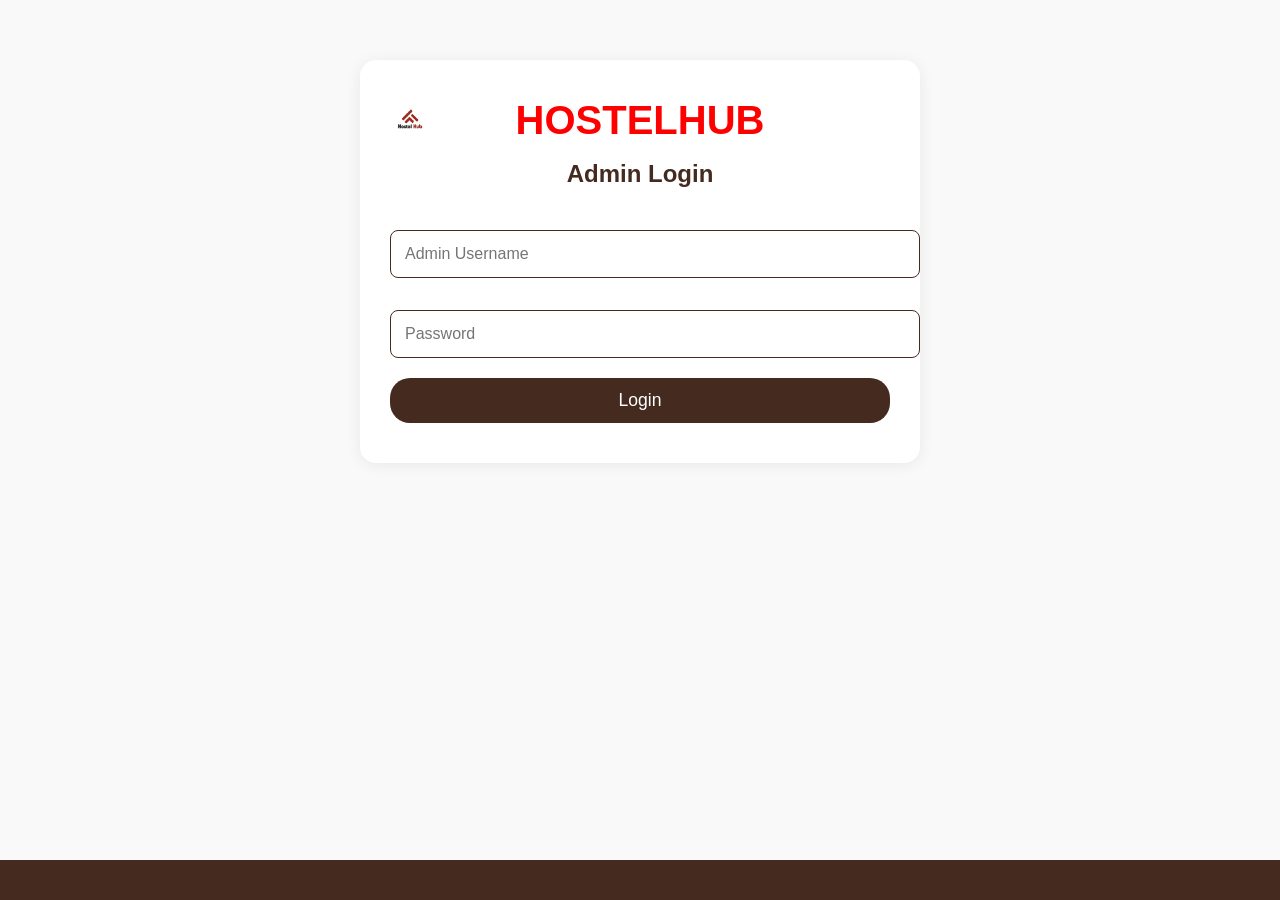
<file: admin-login.html>
<!DOCTYPE html>
<html>
<head>
    <meta charset="utf-8">
    <title>Admin Login - Hostelhub</title>
    <style>
        body { margin: 0; font-family: 'Segoe UI', Arial, sans-serif; background: #f9f9f9; color: #222; }
        .container { max-width: 500px; margin: 60px auto 100px auto; background: #fff; border-radius: 16px; box-shadow: 0 2px 16px rgba(0,0,0,0.07); padding: 40px 30px; }
        .header-row { display: flex; align-items: center; justify-content: space-between; position: relative; }
        .header-side { width: 80px; display: flex; align-items: center; justify-content: flex-start; }
        .header-center { flex: 1; display: flex; justify-content: center; align-items: center; position: absolute; left: 0; right: 0; pointer-events: none; }
        .header-center h1 { color: red; font-size: 2.5rem; margin: 0; pointer-events: auto; }
        #dashboardIcon { cursor: pointer; margin-left: 0; }
        #dashboardIcon img { width: 40px; height: 40px; border-radius: 50%; vertical-align: middle; }
        .register-link img { width: 40px; height: 40px; border-radius: 20px; }
        #dashboardMenu { display: none; position: absolute; right: 40px; top: 90px; background: #fff; color: #222; border-radius: 12px; box-shadow: 0 2px 12px rgba(0,0,0,0.15); padding: 18px 24px; z-index: 2000; }
        #dashboardMenu ul { list-style: none; padding: 0; margin: 0; }
        #dashboardMenu li { margin-bottom: 10px; }
        #dashboardMenu li:last-child { margin-bottom: 0; }
        .admin-login-title { text-align: center; color: #452B1F; margin-bottom: 30px; }
        .admin-login-form input[type="text"], .admin-login-form input[type="password"] { width: 100%; padding: 14px; margin: 12px 0 20px 0; border: 1.5px solid #452B1F; border-radius: 8px; font-size: 1rem; }
        .admin-login-form button { background: #452B1F; color: #fff; border: none; border-radius: 20px; padding: 12px 32px; font-size: 1.1rem; cursor: pointer; transition: background 0.2s; width: 100%; }
        .admin-login-form button:hover { background: #ff4d4d; }
        .error-msg { color: red; text-align: center; margin-bottom: 10px; }
        .footer { background: #452B1F; color: #fff; text-align: center; padding: 24px 0 16px 0; position: fixed; width: 100vw; bottom: 0; left: 0; z-index: 1000; }
    </style>
</head>
<body>
    <div class="container">
        <div class="header-row">
            <div class="header-side">
                <span id="dashboardIcon">
                    <img src="Minimalist_Real_Estate_Logo-removebg-preview (1).png" alt="Dashboard">
                </span>
            </div>
            <div class="header-center">
                <h1>HOSTELHUB</h1>
            </div>
            <div class="header-side" style="justify-content: flex-end;"></div>
        </div>
        <div id="dashboardMenu">
            <ul>
                <li><a href="home.html">Home</a></li>
            </ul>
        </div>
        <h2 class="admin-login-title">Admin Login</h2>
        <form class="admin-login-form" id="adminLoginForm">
            <input type="text" id="adminUsername" placeholder="Admin Username" required><br>
            <input type="password" id="adminPassword" placeholder="Password" required><br>
            <button type="submit">Login</button>
        </form>
        <div class="error-msg" id="adminLoginError" style="display:none;">Invalid credentials!</div>
    </div>
    <footer class="footer"></footer>
    <script>
    document.getElementById('dashboardIcon').onclick = function(e) {
        e.stopPropagation();
        const menu = document.getElementById('dashboardMenu');
        menu.style.display = menu.style.display === 'block' ? 'none' : 'block';
    };
    document.body.onclick = function(e) {
        const menu = document.getElementById('dashboardMenu');
        if (menu) menu.style.display = 'none';
    };
    document.getElementById('adminLoginForm').onsubmit = function(e) {
        e.preventDefault();
        const username = document.getElementById('adminUsername').value.trim();
        const password = document.getElementById('adminPassword').value;
        let admins = JSON.parse(localStorage.getItem('admins') || '[]');
        if (!admins.some(a => a.username === 'admin')) {
            admins.push({ username: 'admin', password: 'admin123', email: 'admin@hostelhub.com' });
            localStorage.setItem('admins', JSON.stringify(admins));
        }
        const found = admins.find(a => a.username === username && a.password === password);
        if (found) {
            localStorage.setItem('isAdmin', 'true');
            localStorage.setItem('adminUser', username);
            window.location.href = 'admin-dashboard.html';
        } else {
            document.getElementById('adminLoginError').style.display = 'block';
        }
    };
    </script>
</body>
</html>
</file>
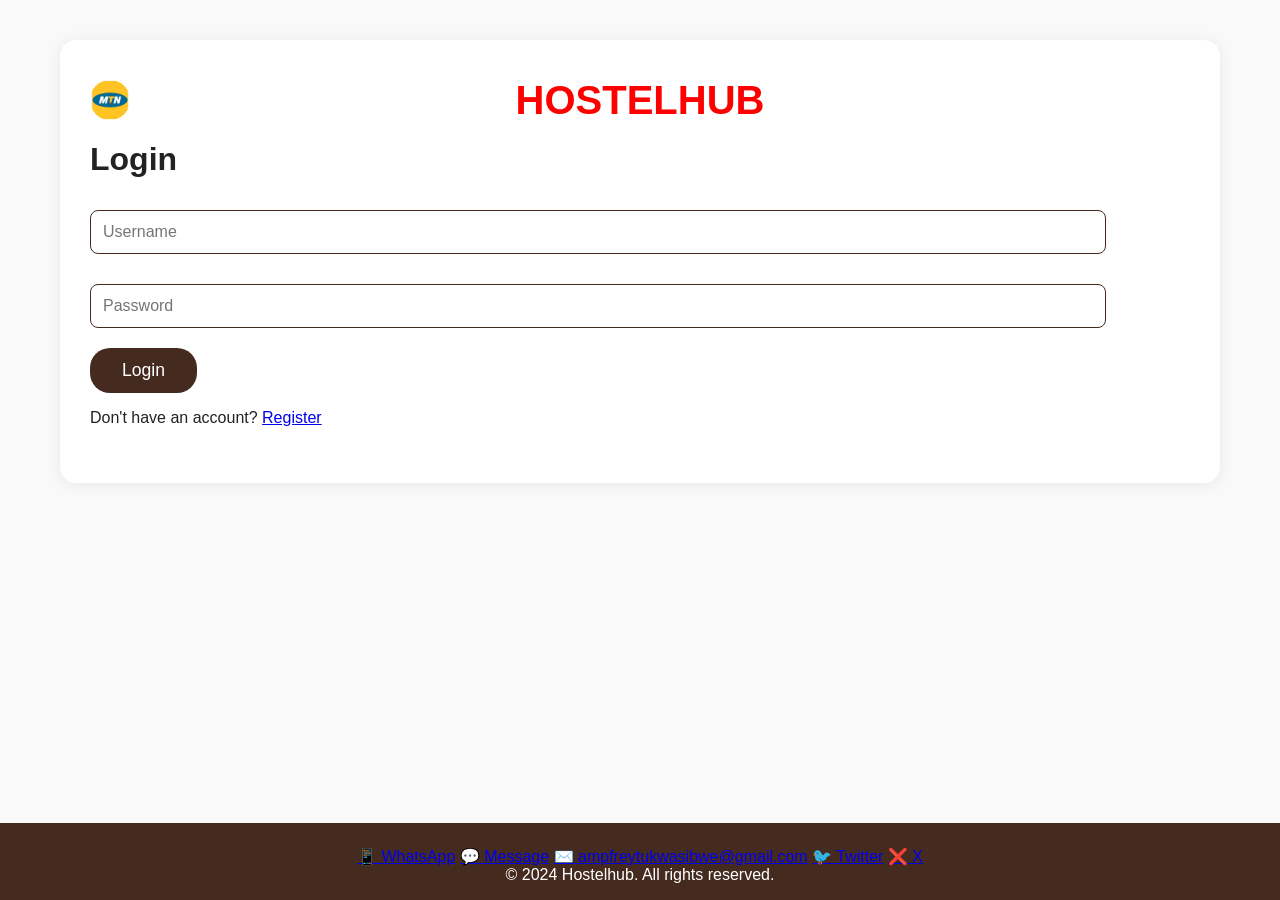
<file: admin.html>
<!DOCTYPE html>
<html>
<head>
    <meta charset="utf-8">
    <title>Admin Dashboard - Hostelhub</title>
    <style>
        /* General Styles */
        body {
            font-family: Arial, sans-serif;
            margin: 0;
            padding: 0;
            background: #f5f5f5;
        }
        .container {
            max-width: 1200px;
            margin: 0 auto;
            padding: 20px;
        }
        .header-row {
            display: flex;
            justify-content: space-between;
            align-items: center;
            padding: 20px 0;
            border-bottom: 2px solid #eee;
        }
        .header-side {
            flex: 1;
            display: flex;
            align-items: center;
        }
        .header-center {
            flex: 2;
            text-align: center;
        }
        h1 {
            color: #452B1F;
            margin: 0;
        }

        /* Admin Panel Styles */
        .admin-section {
            background: white;
            border-radius: 8px;
            padding: 20px;
            margin: 20px 0;
            box-shadow: 0 2px 4px rgba(0,0,0,0.1);
        }
        .admin-controls {
            margin-bottom: 20px;
        }
        .btn {
            padding: 10px 20px;
            border: none;
            border-radius: 4px;
            cursor: pointer;
            font-weight: bold;
            margin-right: 10px;
            transition: background 0.3s;
        }
        .btn-primary {
            background: #4CAF50;
            color: white;
        }
        .btn-primary:hover {
            background: #45a049;
        }
        .btn-danger {
            background: #ff4d4d;
            color: white;
        }
        .btn-danger:hover {
            background: #ff3333;
        }
        .btn-edit {
            background: #4d79ff;
            color: white;
        }
        .btn-edit:hover {
            background: #3366ff;
        }

        /* Hostel List Styles */
        .hostel-list {
            width: 100%;
            border-collapse: collapse;
            margin-top: 20px;
        }
        .hostel-list th, .hostel-list td {
            padding: 12px;
            text-align: left;
            border-bottom: 1px solid #ddd;
        }
        .hostel-list th {
            background: #f8f8f8;
            font-weight: bold;
            color: #452B1F;
        }
        .hostel-list tr:hover {
            background: #f5f5f5;
        }

        /* Form Styles */
        .modal {
            display: none;
            position: fixed;
            top: 0;
            left: 0;
            width: 100%;
            height: 100%;
            background: rgba(0,0,0,0.5);
            z-index: 1000;
        }
        .modal-content {
            position: relative;
            background: white;
            width: 80%;
            max-width: 600px;
            margin: 50px auto;
            padding: 20px;
            border-radius: 8px;
            box-shadow: 0 4px 6px rgba(0,0,0,0.1);
        }
        .close {
            position: absolute;
            right: 20px;
            top: 20px;
            font-size: 24px;
            cursor: pointer;
            color: #666;
        }
        .form-group {
            margin-bottom: 15px;
        }
        .form-group label {
            display: block;
            margin-bottom: 5px;
            color: #452B1F;
        }
        .form-group input {
            width: 100%;
            padding: 8px;
            border: 1px solid #ddd;
            border-radius: 4px;
            box-sizing: border-box;
        }
    </style>
</head>
<body>
    <div class="container">
        <div class="header-row">
            <div class="header-side">
                <span id="dashboardIcon">
                    <img src="MTN LOGO.png" alt="Dashboard" style="height: 40px;">
                </span>
            </div>
            <div class="header-center">
                <h1>ADMIN DASHBOARD</h1>
            </div>
            <div class="header-side" style="justify-content: flex-end;">
                <button onclick="logout()" class="btn btn-danger">Logout</button>
            </div>
        </div>

        <!-- Hostel Management Section -->
        <div class="admin-section">
            <h2>Hostel Management</h2>
            <div class="admin-controls">
                <button onclick="showAddHostelForm()" class="btn btn-primary">Add New Hostel</button>
            </div>
            <div id="hostelTableContainer">
                <!-- Hostel list will be rendered here -->
            </div>
        </div>
    </div>

    <!-- Add/Edit Hostel Modal -->
    <div id="hostelModal" class="modal">
        <div class="modal-content">
            <span class="close" onclick="closeModal()">&times;</span>
            <h2 id="modalTitle">Add New Hostel</h2>
            <form id="hostelForm" onsubmit="handleHostelSubmit(event)">
                <input type="hidden" id="editIndex" value="">
                <div class="form-group">
                    <label for="name">Hostel Name:</label>
                    <input type="text" id="name" required>
                </div>
                <div class="form-group">
                    <label for="type">Type:</label>
                    <input type="text" id="type" required>
                </div>
                <div class="form-group">
                    <label for="location">Location:</label>
                    <input type="text" id="location" required>
                </div>
                <div class="form-group">
                    <label for="distance">Distance:</label>
                    <input type="text" id="distance" required>
                </div>
                <div class="form-group">
                    <label for="price">Price (UGX):</label>
                    <input type="number" id="price" required>
                </div>
                <button type="submit" class="btn btn-primary">Save Hostel</button>
            </form>
        </div>
    </div>

    <script src="script.js"></script>
    <script>
        // Check if user is admin
        if (localStorage.getItem('isAdmin') !== 'true') {
            window.location.href = 'login.html';
        }

        function renderAdminHostelList() {
            const container = document.getElementById('hostelTableContainer');
            const hostels = getHostels();
            
            const table = `
                <table class="hostel-list">
                    <thead>
                        <tr>
                            <th>Name</th>
                            <th>Type</th>
                            <th>Location</th>
                            <th>Distance</th>
                            <th>Price (UGX)</th>
                            <th>Actions</th>
                        </tr>
                    </thead>
                    <tbody>
                        ${hostels.map((h, idx) => `
                            <tr>
                                <td>${h.name}</td>
                                <td>${h.type}</td>
                                <td>${h.location}</td>
                                <td>${h.distance}</td>
                                <td>${h.price.toLocaleString()}</td>
                                <td>
                                    <button onclick="editHostel(${idx})" class="btn btn-edit">Edit</button>
                                    <button onclick="deleteHostel(${idx})" class="btn btn-danger">Delete</button>
                                </td>
                            </tr>
                        `).join('')}
                    </tbody>
                </table>
            `;
            container.innerHTML = table;
        }

        function showAddHostelForm() {
            document.getElementById('modalTitle').textContent = 'Add New Hostel';
            document.getElementById('hostelForm').reset();
            document.getElementById('editIndex').value = '';
            document.getElementById('hostelModal').style.display = 'block';
        }

        function editHostel(idx) {
            const hostels = getHostels();
            const hostel = hostels[idx];
            
            document.getElementById('modalTitle').textContent = 'Edit Hostel';
            document.getElementById('name').value = hostel.name;
            document.getElementById('type').value = hostel.type;
            document.getElementById('location').value = hostel.location;
            document.getElementById('distance').value = hostel.distance;
            document.getElementById('price').value = hostel.price;
            document.getElementById('editIndex').value = idx;
            
            document.getElementById('hostelModal').style.display = 'block';
        }

        function deleteHostel(idx) {
            if (confirm('Are you sure you want to delete this hostel?')) {
                let hostels = getHostels();
                hostels.splice(idx, 1);
                localStorage.setItem('hostels', JSON.stringify(hostels));
                renderAdminHostelList();
            }
        }

        function handleHostelSubmit(event) {
            event.preventDefault();
            const editIndex = document.getElementById('editIndex').value;
            const hostelData = {
                name: document.getElementById('name').value,
                type: document.getElementById('type').value,
                location: document.getElementById('location').value,
                distance: document.getElementById('distance').value,
                price: parseInt(document.getElementById('price').value),
                img: '1 (2).jpg' // Default image
            };

            let hostels = getHostels();
            if (editIndex === '') {
                // Adding new hostel
                hostels.push(hostelData);
            } else {
                // Editing existing hostel
                hostels[parseInt(editIndex)] = hostelData;
            }

            localStorage.setItem('hostels', JSON.stringify(hostels));
            closeModal();
            renderAdminHostelList();
        }

        function closeModal() {
            document.getElementById('hostelModal').style.display = 'none';
        }

        function logout() {
            localStorage.removeItem('isAdmin');
            window.location.href = 'login.html';
        }

        // Initial render
        renderAdminHostelList();

        // Close modal when clicking outside
        window.onclick = function(event) {
            if (event.target == document.getElementById('hostelModal')) {
                closeModal();
            }
        }
    </script>
</body>
</html>
</file>
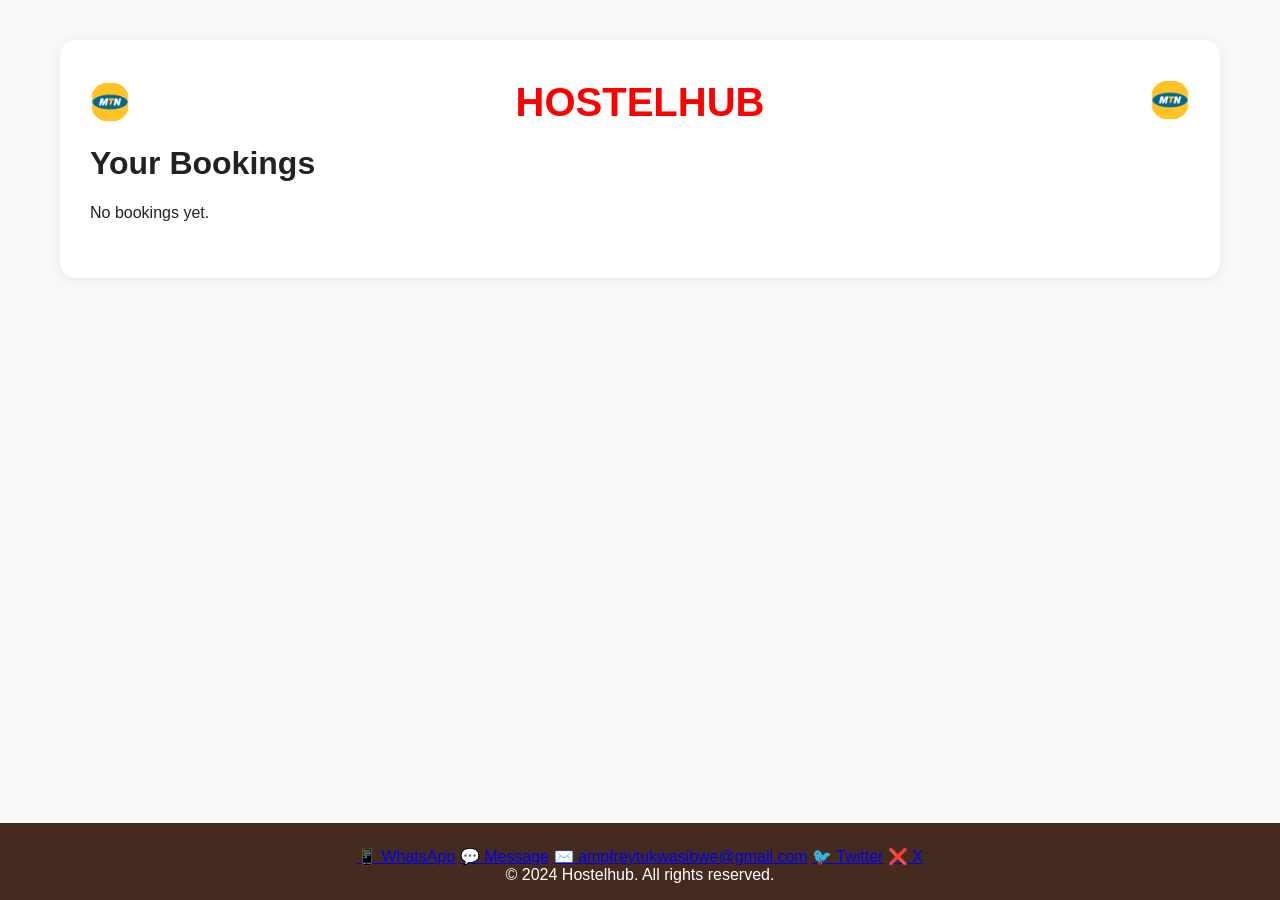
<file: bookings.html>
<!DOCTYPE html>
<html>
<head>
    <meta charset="utf-8">
    <title>Bookings - Hostelhub</title>
    <style>
        body {
            margin: 0;
            font-family: 'Segoe UI', Arial, sans-serif;
            background: #f9f9f9;
            color: #222;
        }
        .container {
            max-width: 1100px;
            margin: 40px auto 100px auto;
            background: #fff;
            border-radius: 16px;
            box-shadow: 0 2px 16px rgba(0,0,0,0.07);
            padding: 40px 30px;
        }
        .header-row {
            display: flex;
            align-items: center;
            justify-content: space-between;
            position: relative;
        }
        .header-side {
            width: 80px;
            display: flex;
            align-items: center;
            justify-content: flex-start;
        }
        .header-center {
            flex: 1;
            display: flex;
            justify-content: center;
            align-items: center;
            position: absolute;
            left: 0;
            right: 0;
            pointer-events: none;
        }
        .header-center h1 {
            color: red;
            font-size: 2.5rem;
            margin: 0;
            pointer-events: auto;
        }
        #dashboardIcon {
            cursor: pointer;
            margin-left: 0;
        }
        #dashboardIcon img {
            width: 40px;
            height: 40px;
            border-radius: 50%;
            vertical-align: middle;
        }
        .register-link img {
            width: 40px;
            height: 40px;
            border-radius: 20px;
        }
        #dashboardMenu {
            display: none;
            position: absolute;
            right: 40px;
            top: 90px;
            background: #fff;
            color: #222;
            border-radius: 12px;
            box-shadow: 0 2px 12px rgba(0,0,0,0.15);
            padding: 18px 24px;
            z-index: 2000;
        }
        #dashboardMenu ul {
            list-style: none;
            padding: 0;
            margin: 0;
        }
        #dashboardMenu li {
            margin-bottom: 10px;
        }
        #dashboardMenu li:last-child {
            margin-bottom: 0;
        }
        .footer {
            background: #452B1F;
            color: #fff;
            text-align: center;
            padding: 24px 0 16px 0;
            position: fixed;
            width: 100vw;
            bottom: 0;
            left: 0;
            z-index: 1000;
        }
    </style>
</head>
<body>
    <div class="container">
        <div class="header-row">
            <div class="header-side">
                <span id="dashboardIcon">
                    <img src="MTN LOGO.png" alt="Dashboard">
                </span>
            </div>
            <div class="header-center">
                <h1>HOSTELHUB</h1>
            </div>
            <div class="header-side" style="justify-content: flex-end;">
                <a class="register-link" href="login.html"><img src="MTN LOGO.png" alt="Register/Login"></a>
            </div>
        </div>
        <div id="dashboardMenu">
            <ul>
                <li><a href="about.html">About Us</a></li>
                <li><a href="terms.html">Terms & Conditions</a></li>
                <li><a href="help.html">Help & FAQs</a></li>
                <li><a href="hostels.html">Available Hostels</a></li>
                <li><a href="bookings.html">Bookings</a></li>
                <li><a href="login.html">Login</a></li>
                <li><a href="register.html">Register</a></li>
                <li><a href="contact.html">Contact</a></li>
            </ul>
        </div>
        <h1>Your Bookings</h1>
        <div id="bookingsList">
            <!-- Booked hostels will be injected by JS -->
        </div>
    </div>
    <footer class="footer"></footer>
    <script>
    document.getElementById('dashboardIcon').onclick = function(e) {
        e.stopPropagation();
        const menu = document.getElementById('dashboardMenu');
        menu.style.display = menu.style.display === 'block' ? 'none' : 'block';
    };
    document.body.onclick = function(e) {
        const menu = document.getElementById('dashboardMenu');
        if (menu) menu.style.display = 'none';
    };
    </script>
    <script src="script.js"></script>
</body>
</html>
</file>
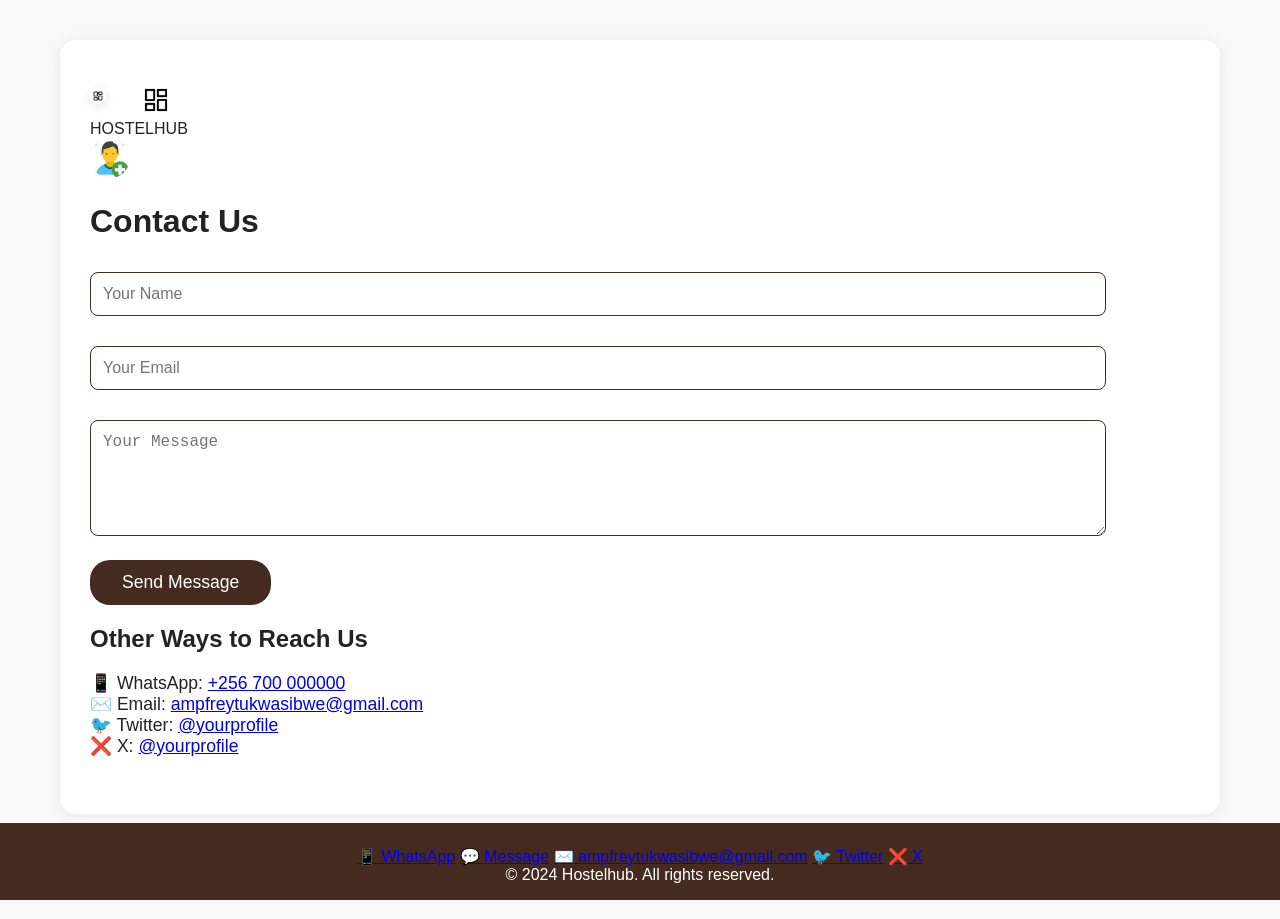
<file: contact.html>
<!DOCTYPE html>
<html>
<head>
    <meta charset="utf-8">
    <title>Contact - Hostelhub</title>
    <style>
        body {
            margin: 0;
            font-family: 'Segoe UI', Arial, sans-serif;
            background: #f9f9f9;
            color: #222;
        }
        .container {
            max-width: 1100px;
            margin: 40px auto 100px auto;
            background: #fff;
            border-radius: 16px;
            box-shadow: 0 2px 16px rgba(0,0,0,0.07);
            padding: 40px 30px;
        }
        .header-row {
            display: flex;
            align-items: center;
            justify-content: space-between;
        }
        .header-title {
            display: flex;
            align-items: center;
            gap: 16px;
        }
        .header-title h1 {
            color: red;
            font-size: 2.5rem;
            margin: 0;
        }
        #dashboardIcon {
            cursor: pointer;
            margin-left: 18px;
        }
        #dashboardIcon img {
            width: 40px;
            height: 40px;
            border-radius: 50%;
            vertical-align: middle;
        }
        .register-link img {
            width: 40px;
            height: 40px;
            border-radius: 20px;
        }
        #dashboardMenu {
            display: none;
            position: absolute;
            right: 40px;
            top: 90px;
            background: #fff;
            color: #222;
            border-radius: 12px;
            box-shadow: 0 2px 12px rgba(0,0,0,0.15);
            padding: 18px 24px;
            z-index: 2000;
        }
        #dashboardMenu ul {
            list-style: none;
            padding: 0;
            margin: 0;
        }
        #dashboardMenu li {
            margin-bottom: 10px;
        }
        #dashboardMenu li:last-child {
            margin-bottom: 0;
        }
        input[type="text"], input[type="email"], textarea {
            width: 90%;
            padding: 12px;
            margin: 10px 0 20px 0;
            border: 1.5px solid #452B1F;
            border-radius: 8px;
            font-size: 1rem;
        }
        button[type="submit"] {
            background: #452B1F;
            color: #fff;
            border: none;
            border-radius: 20px;
            padding: 12px 32px;
            font-size: 1.1rem;
            cursor: pointer;
            transition: background 0.2s;
        }
        button[type="submit"]:hover {
            background: #ff4d4d;
        }
        .footer {
            background: #452B1F;
            color: #fff;
            text-align: center;
            padding: 24px 0 16px 0;
            position: fixed;
            width: 100vw;
            bottom: 0;
            left: 0;
            z-index: 1000;
        }
        .site {
            width: 16px;
            height: 16px;
            border-radius: 50%;
            object-fit: cover;
            box-shadow: 0 2px 10px rgba(69,43,31,0.13);
            background: #fff;
            margin-right: 8px;
        }
    </style>
</head>
<body>
    <div class="container">
        <div class="top-row">
            <img src="dashboard.png" alt="Site Icon" class="site">
            <span id="dashboardIcon">
                <img src="dashboard.png" alt="Dashboard" class="header-icon-img">
            </span>
            <div class="center-heading">HOSTELHUB</div>
            <a class="register-link" href="login.html">
                <img src="regester.jpeg" alt="Register/Login" class="header-icon-img">
            </a>
        </div>
        <div id="dashboardMenu">
            <ul>
                <li><a href="about.html">About Us</a></li>
                <li><a href="terms.html">Terms & Conditions</a></li>
                <li><a href="help.html">Help & FAQs</a></li>
                <li><a href="hostels.html">Available Hostels</a></li>
                <li><a href="bookings.html">Bookings</a></li>
                <li><a href="login.html">Login</a></li>
                <li><a href="register.html">Register</a></li>
                <li><a href="contact.html">Contact</a></li>
            </ul>
        </div>
        <h1>Contact Us</h1>
        <form id="contactForm">
            <input type="text" id="contactName" placeholder="Your Name" required><br>
            <input type="email" id="contactEmail" placeholder="Your Email" required><br>
            <textarea id="contactMessage" placeholder="Your Message" rows="5" required></textarea><br>
            <button type="submit">Send Message</button>
        </form>
        <div id="contactSuccess" style="display:none;color:green;font-weight:bold;">Message sent! We'll get back to you soon.</div>
        <h2>Other Ways to Reach Us</h2>
        <ul style="list-style:none;padding:0;font-size:1.1rem;">
            <li><span>📱</span> WhatsApp: <a href="https://wa.me/256700000000" target="_blank">+256 700 000000</a></li>
            <li><span>✉️</span> Email: <a href="mailto:ampfreytukwasibwe@gmail.com">ampfreytukwasibwe@gmail.com</a></li>
            <li><span>🐦</span> Twitter: <a href="https://twitter.com/yourprofile" target="_blank">@yourprofile</a></li>
            <li><span>❌</span> X: <a href="https://x.com/yourprofile" target="_blank">@yourprofile</a></li>
        </ul>
    </div>
    <footer class="footer"></footer>
    <script>
    document.getElementById('dashboardIcon').onclick = function(e) {
        e.stopPropagation();
        const menu = document.getElementById('dashboardMenu');
        menu.style.display = menu.style.display === 'block' ? 'none' : 'block';
    };
    document.body.onclick = function(e) {
        const menu = document.getElementById('dashboardMenu');
        if (menu) menu.style.display = 'none';
    };
    document.getElementById('contactForm').addEventListener('submit', function(e) {
        e.preventDefault();
        const email = document.getElementById('contactEmail').value;
        const message = document.getElementById('contactMessage').value;

        if (email && message) {
            const messages = JSON.parse(localStorage.getItem('contactMessages') || '[]');
            messages.push({ email, message, date: new Date().toISOString() });
            localStorage.setItem('contactMessages', JSON.stringify(messages));
            
            alert('Your message has been sent successfully!');
            document.getElementById('contactForm').reset();
        } else {
            alert('Please fill out all fields.');
        }
    });
    </script>
    <script src="script.js"></script>
</body>
</html>
</file>
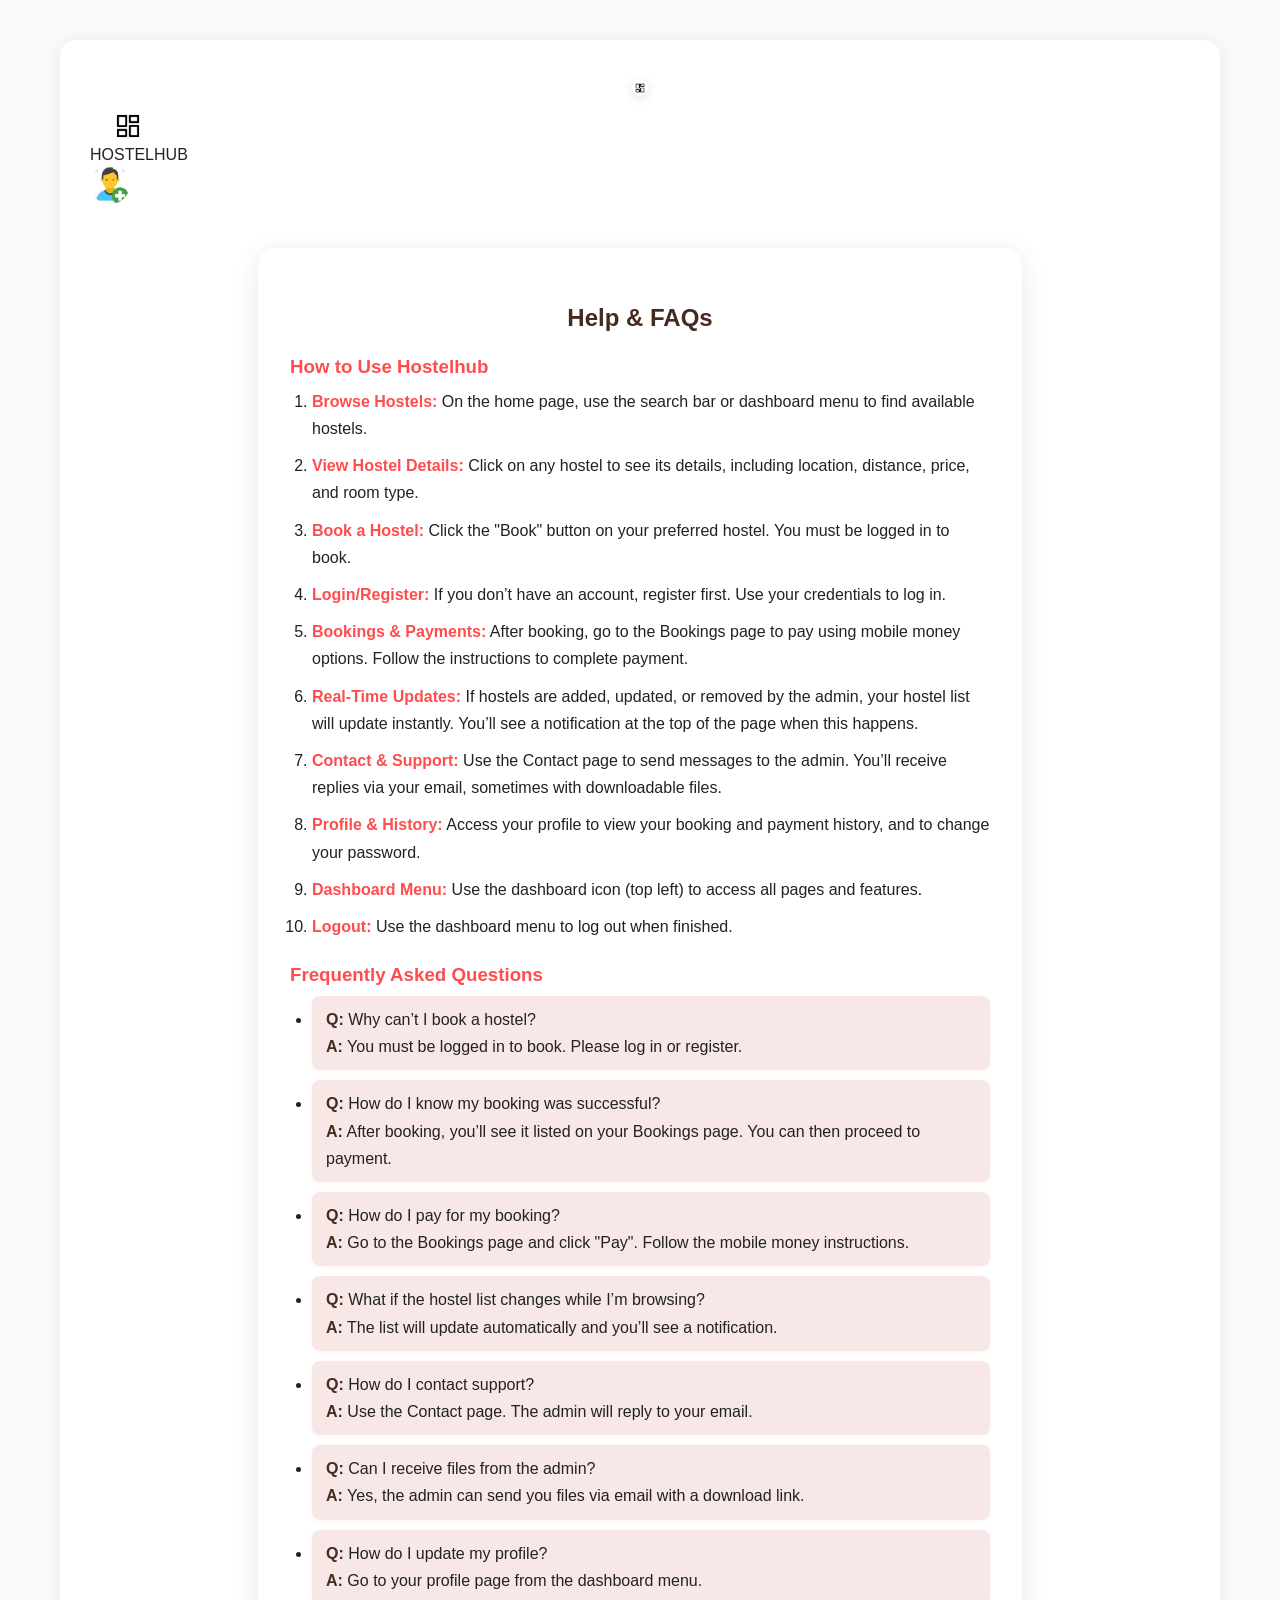
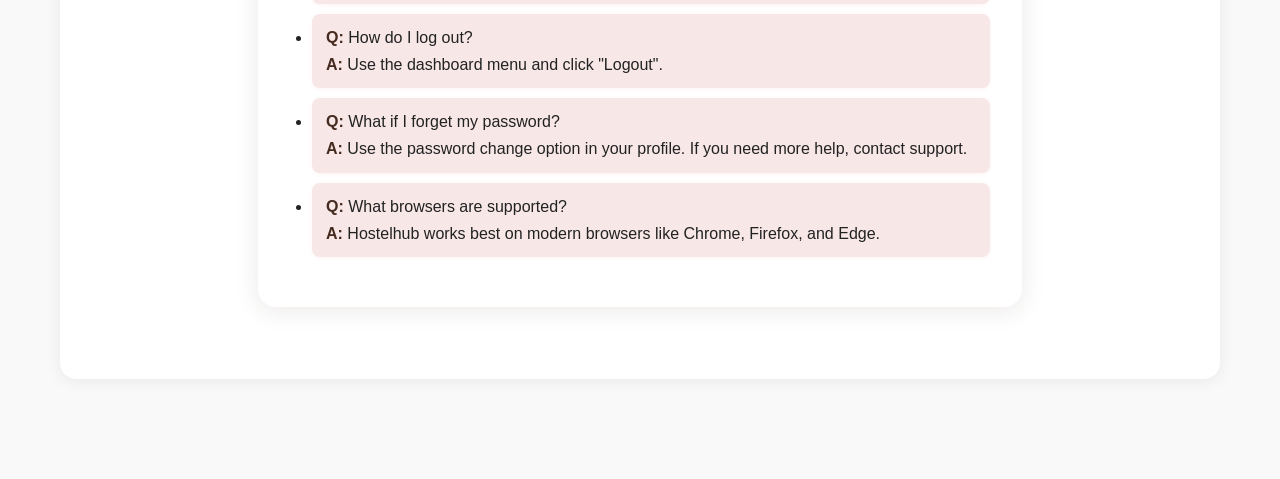
<file: help.html>
<!DOCTYPE html>
<html>
<head>
    <meta charset="utf-8">
    <title>Help & FAQs - Hostelhub</title>
    <style>
        body {
            margin: 0;
            font-family: 'Segoe UI', Arial, sans-serif;
            background: #f9f9f9;
            color: #222;
        }
        .container {
            max-width: 1100px;
            margin: 40px auto 100px auto;
            background: #fff;
            border-radius: 16px;
            box-shadow: 0 2px 16px rgba(0,0,0,0.07);
            padding: 40px 30px;
        }
        .header-row {
            display: flex;
            align-items: center;
            justify-content: space-between;
        }
        .header-title {
            display: flex;
            align-items: center;
            gap: 16px;
        }
        .header-title h1 {
            color: red;
            font-size: 2.5rem;
            margin: 0;
        }
        #dashboardIcon {
            cursor: pointer;
            margin-left: 18px;
        }
        #dashboardIcon img {
            width: 40px;
            height: 40px;
            border-radius: 50%;
            vertical-align: middle;
        }
        .register-link img {
            width: 40px;
            height: 40px;
            border-radius: 20px;
        }
        #dashboardMenu {
            display: none;
            position: absolute;
            right: 40px;
            top: 90px;
            background: #fff;
            color: #222;
            border-radius: 12px;
            box-shadow: 0 2px 12px rgba(0,0,0,0.15);
            padding: 18px 24px;
            z-index: 2000;
        }
        #dashboardMenu ul {
            list-style: none;
            padding: 0;
            margin: 0;
        }
        #dashboardMenu li {
            margin-bottom: 10px;
        }
        #dashboardMenu li:last-child {
            margin-bottom: 0;
        }
        .footer {
            background: #452B1F;
            color: #fff;
            text-align: center;
            padding: 24px 0 16px 0;
            position: fixed;
            width: 100vw;
            bottom: 0;
            left: 0;
            z-index: 1000;
        }
        .faq-section {
            max-width: 700px;
            margin: 40px auto 32px auto;
            background: #fff;
            border-radius: 18px;
            box-shadow: 0 4px 24px rgba(69,43,31,0.10);
            padding: 36px 32px 32px 32px;
        }
        .faq-section h2 {
            text-align: center;
            color: #452B1F;
            margin-bottom: 18px;
        }
        .faq-section h3 {
            color: #ff4d4d;
            margin-top: 24px;
            margin-bottom: 10px;
        }
        .faq-section ol, .faq-section ul {
            margin: 0 0 18px 0;
            padding-left: 22px;
        }
        .faq-section li {
            margin-bottom: 10px;
            line-height: 1.7;
        }
        .faq-section ul li {
            background: #f7e7e7;
            border-radius: 8px;
            padding: 10px 14px;
            margin-bottom: 10px;
            box-shadow: 0 1px 4px #ff4d4d11;
        }
        .faq-section ul li b {
            color: #452B1F;
        }
        .faq-section ol li b {
            color: #ff4d4d;
        }
        @media (max-width: 600px) {
            .faq-section {
                padding: 18px 6vw 18px 6vw;
            }
        }
        .site {
            display: block;
            margin: 0 auto 10px auto;
            width: 16px;
            height: 16px;
            border-radius: 50%;
            object-fit: cover;
            box-shadow: 0 2px 10px rgba(69,43,31,0.13);
            background: #fff;
        }
    </style>
</head>
<body>
    <div class="container">
        <img src="dashboard.png" alt="Site Icon" class="site">
        <div class="top-row">
            <span id="dashboardIcon">
                <img src="dashboard.png" alt="Dashboard" class="header-icon-img">
            </span>
            <div class="center-heading">HOSTELHUB</div>
            <a class="register-link" href="login.html">
                <img src="regester.jpeg" alt="Register/Login" class="header-icon-img">
            </a>
        </div>
        <div id="dashboardMenu">
            <ul>
                <li><a href="about.html">About Us</a></li>
                <li><a href="terms.html">Terms & Conditions</a></li>
                <li><a href="help.html">Help & FAQs</a></li>
                <li><a href="hostels.html">Available Hostels</a></li>
                <li><a href="bookings.html">Bookings</a></li>
                <li><a href="login.html">Login</a></li>
                <li><a href="register.html">Register</a></li>
                <li><a href="contact.html">Contact</a></li>
            </ul>
        </div>
        <div class="faq-section">
  <h2>Help & FAQs</h2>
  <h3>How to Use Hostelhub</h3>
  <ol>
    <li><b>Browse Hostels:</b> On the home page, use the search bar or dashboard menu to find available hostels.</li>
    <li><b>View Hostel Details:</b> Click on any hostel to see its details, including location, distance, price, and room type.</li>
    <li><b>Book a Hostel:</b> Click the "Book" button on your preferred hostel. You must be logged in to book.</li>
    <li><b>Login/Register:</b> If you don’t have an account, register first. Use your credentials to log in.</li>
    <li><b>Bookings & Payments:</b> After booking, go to the Bookings page to pay using mobile money options. Follow the instructions to complete payment.</li>
    <li><b>Real-Time Updates:</b> If hostels are added, updated, or removed by the admin, your hostel list will update instantly. You’ll see a notification at the top of the page when this happens.</li>
    <li><b>Contact & Support:</b> Use the Contact page to send messages to the admin. You’ll receive replies via your email, sometimes with downloadable files.</li>
    <li><b>Profile & History:</b> Access your profile to view your booking and payment history, and to change your password.</li>
    <li><b>Dashboard Menu:</b> Use the dashboard icon (top left) to access all pages and features.</li>
    <li><b>Logout:</b> Use the dashboard menu to log out when finished.</li>
  </ol>
  <h3>Frequently Asked Questions</h3>
  <ul>
    <li><b>Q:</b> Why can’t I book a hostel?<br><b>A:</b> You must be logged in to book. Please log in or register.</li>
    <li><b>Q:</b> How do I know my booking was successful?<br><b>A:</b> After booking, you’ll see it listed on your Bookings page. You can then proceed to payment.</li>
    <li><b>Q:</b> How do I pay for my booking?<br><b>A:</b> Go to the Bookings page and click "Pay". Follow the mobile money instructions.</li>
    <li><b>Q:</b> What if the hostel list changes while I’m browsing?<br><b>A:</b> The list will update automatically and you’ll see a notification.</li>
    <li><b>Q:</b> How do I contact support?<br><b>A:</b> Use the Contact page. The admin will reply to your email.</li>
    <li><b>Q:</b> Can I receive files from the admin?<br><b>A:</b> Yes, the admin can send you files via email with a download link.</li>
    <li><b>Q:</b> How do I update my profile?<br><b>A:</b> Go to your profile page from the dashboard menu.</li>
    <li><b>Q:</b> How do I log out?<br><b>A:</b> Use the dashboard menu and click "Logout".</li>
    <li><b>Q:</b> What if I forget my password?<br><b>A:</b> Use the password change option in your profile. If you need more help, contact support.</li>
    <li><b>Q:</b> What browsers are supported?<br><b>A:</b> Hostelhub works best on modern browsers like Chrome, Firefox, and Edge.
</file>
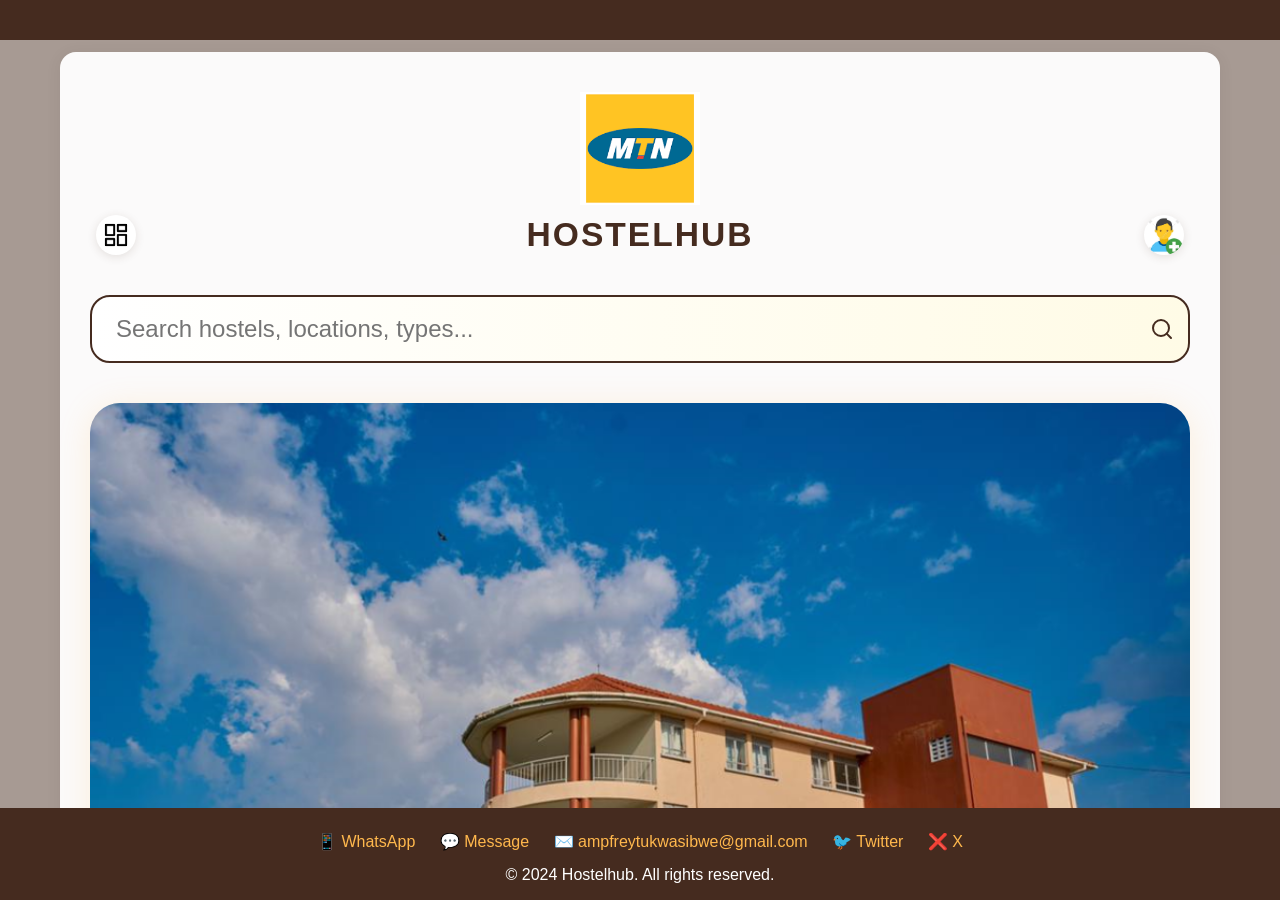
<file: home.html>
<!DOCTYPE html>
<html>
    <head>
    <meta charset="utf-8">
    <title>Hostelhub</title>
        <style>
        body {
            margin: 0;
            font-family: 'Segoe UI', Arial, sans-serif;
            background: #f7f6f3;
            margin: 0;
            padding: 0;
            overflow-y: auto; /* Enable vertical scrolling */
            color: #222;
        }
        .bg-overlay {
            position: fixed;
            top: 20px; left: 0; width: 100vw; height: 100vh;
            background: rgba(69,43,31,0.45);
            z-index: 0;
            min-height: 100vh;
            overflow-y: auto; /* Allow scrolling inside overlay if needed */
            margin-bottom: 32px; /* Add space below overlay if needed */
            }
        .container {
            max-width: 1100px;
            margin: 40px auto 100px auto;
            background: rgba(255,255,255,0.95);
            border-radius: 16px;
            box-shadow: 0 2px 16px rgba(0,0,0,0.07);
            padding: 40px 30px;
            position: relative;
            z-index: 1;
            margin-top: 0; /* Remove margin-top, spacing is now on header */
            }
        .header-row {
            display: flex;
            align-items: center;
            justify-content: space-between;
            position: relative;
           }
        .header-side {
            width: 80px;
                display: flex;
            align-items: center;
            justify-content: flex-start;
        }
        .header-center {
            flex: 1;
                display: flex;
                justify-content: center;
            align-items: center;
            position: absolute;
            left: 0;
            right: 0;
            pointer-events: none;
        }
        .header-center h1 {
            color: red;
            font-size: 2.5rem;
            margin: 0;
            pointer-events: auto;
        }
        #dashboardIcon {
            cursor: pointer;
            margin-left: 0;
        }
        #dashboardIcon img {
            width: 40px;
            height: 40px;
            border-radius: 50%;
            vertical-align: middle;
        }
        .register-link img {
            width: 40px;
            height: 40px;
            border-radius: 20px;
        }
        #dashboardMenu {
            display: none;
            position: absolute;
            top: 100%;
            left: 0;
            margin-top: 10px;
            background: #fff;
            color: #222;
            border-radius: 12px;
            box-shadow: 0 2px 12px rgba(0,0,0,0.15);
            padding: 25px 35px;
            z-index: 2000;
            min-width: 250px;
        }
        #dashboardMenu ul {
            list-style: none;
            padding: 0;
            margin: 0;
        }
        #dashboardMenu li {
            margin-bottom: 10px;
        }
        #dashboardMenu li:last-child {
            margin-bottom: 0;
            }
        #dashboardMenu a {
            font-size: 1.2rem;
            line-height: 1.8;
            text-decoration: none;
            color: #452B1F;
            transition: color 0.2s;
        }
        #dashboardMenu a:hover {
            color: #ff4d4d;
        }
            .search-bar-container {
            width: 100%;
            margin: 40px 0 20px 0;
                display: flex;
                align-items: center;
                justify-content: center;
        }
        .search-input-wrapper {
            position: relative;
            width: 100%;
            }
            .search-input {
            width: 100%;
            padding: 18px 50px 18px 24px;
            border-radius: 20px;
                border: 2px solid #452B1F;
                font-size: 1.5rem;
            outline: none;
            box-sizing: border-box;
            background: linear-gradient(90deg,#fff,#fffbe6);
            transition: box-shadow 0.2s;
        }
        .search-input:focus {
            box-shadow: 0 2px 12px #ffb84d;
        }
        .search-icon-btn {
            position: absolute;
            right: 16px;
            top: 50%;
            transform: translateY(-50%);
            background: none;
            border: none;
            cursor: pointer;
            padding: 0;
            display: flex;
            align-items: center;
        }
        .main-image {
            margin-top: 40px;
        }
        .main-image img {
                width: 100%;
            border-radius: 30px;
            animation: fadeIn 2s;
            box-shadow: 0 4px 32px rgba(255,184,77,0.18);
            transition: box-shadow 0.2s,transform 0.2s;
        }
        .main-image img:hover {
            box-shadow: 0 8px 48px #ffb84d;
            transform: scale(1.01);
            }
        @keyframes fadeIn {
            from { opacity: 0; transform: scale(0.98); }
            to { opacity: 1; transform: scale(1); }
        }
        .footer {
                background: #452B1F;
                color: #fff;
                text-align: center;
            padding: 24px 0 16px 0;
                position: fixed;
                width: 100vw;
                bottom: 0;
                left: 0;
            z-index: 1000;
            }
        .header {
            height: 32px; /* Empty header for spacing */
            width: 100%;
            display: block;
        }
        .image-banner {
            display: flex;
            justify-content: center;
            align-items: center;
            gap: 24px;
            margin-bottom: 28px;
            margin-top: 10px;
        }
        .image-banner img {
            max-width: 220px;
            width: 100%;
            height: auto;
            border-radius: 18px;
            box-shadow: 0 4px 24px rgba(69,43,31,0.13);
            object-fit: cover;
            transition: transform 0.2s, box-shadow 0.2s;
        }
        .image-banner img:hover {
            transform: scale(1.04);
            box-shadow: 0 8px 32px rgba(255,77,77,0.18);
        }
        @media (max-width: 700px) {
            .container { padding: 0 2vw; }
            .header-row { flex-direction: column; gap: 10px; padding: 18px 4vw 0 4vw; }
            .main-image img { border-radius: 16px; }
            .image-banner {
                flex-direction: column;
                gap: 14px;
            }
            .image-banner img {
                max-width: 95vw;
            }
            }
            .header-center{
                 background: #452B1F;
                color: #fff;
                text-align: center;
            padding: 24px 0 16px 0;
                position: fixed;
                width: 100vw;
                top: 0;
                left: 0;
            z-index: 1000;

            }
        /* Adjust z-index and positioning if needed */
        .header-row, .container {
            position: relative;
            z-index: 1;
        }
        .bg-overlay {
            z-index: 0;
        }
        .header-icon-img {
            width: 38px;
            height: 38px;
            border-radius: 50%;
            object-fit: cover;
            box-shadow: 0 2px 10px rgba(69,43,31,0.13);
            background: #fff;
            transition: transform 0.18s, box-shadow 0.18s;
            margin: 0 6px;
            vertical-align: middle;
        }
        .header-icon-img:hover {
            transform: scale(1.08) rotate(-6deg);
            box-shadow: 0 4px 18px rgba(255,77,77,0.18);
        }
        .site-logo {
            display: block;
            margin: 0 auto 10px auto;
            width: 120px;
            height: auto;
        }
        .footer-links {
            margin-bottom: 15px;
        }
        .footer-links a {
            color: #ffb84d;
            text-decoration: none;
            margin: 0 10px;
            transition: color 0.3s;
        }
        .footer-links a:hover {
            color: #fff;
        }
        .header-side {
            display: flex;
            align-items: center;
            height: 100%;
        }
        .top-icons-bar {
            display: flex;
            justify-content: center;
            align-items: center;
            gap: 32px;
            margin-bottom: 18px;
            margin-top: 8px;
        }
        @media (max-width: 700px) {
            .top-icons-bar { gap: 16px; }
        }
        .top-row {
            display: flex;
            align-items: center;
            justify-content: space-between;
            position: relative;
            z-index: 2;
            width: 100%;
            margin-bottom: 18px;
            margin-top: 8px;
        }
        .top-row .center-heading {
            flex: 1;
            text-align: center;
            font-size: 2.1rem;
            font-weight: 700;
            letter-spacing: 2px;
            color: #452B1F;
        }
        @media (max-width: 700px) {
            .top-row .center-heading { font-size: 1.2rem; }
            .header-icon-img { width: 30px; height: 30px; }
        }
        
  
        </style>
</head>
    <body>
        <div class="bg-overlay">
            <div class="header"></div>
            <div class="header-row">
                <div class="header-side">
                    <!-- Removed dashboard icon from here -->
                </div>
                <div class="header-center">
                </div>
                <div class="header-side" style="justify-content: flex-end;">
                    <!-- Removed register/login icon from here -->
                </div>
            </div>
            <div class="container">
                <img src="MTN LOGO.png" class="site-logo">
                <div class="top-row">
                    <div style="position: relative;">
                        <span id="dashboardIcon">
                            <img src="dashboard.png" alt="Dashboard" class="header-icon-img">
                        </span>
                        <div id="dashboardMenu">
                            <ul>
                                <li><a href="about.html">About Us</a></li>
                                <li><a href="terms.html">Terms & Conditions</a></li>
                                <li><a href="help.html">Help & FAQs</a></li>
                                <li><a href="hostels.html">Available Hostels</a></li>
                                <li><a href="bookings.html">Bookings</a></li>
                                <li id="homeLoginLink"><a href="login.html">Login</a></li>
                                <li id="homeRegisterLink"><a href="register.html">Register</a></li>
                                <li><a href="contact.html">Contact</a></li>
                                <li id="homeLogoutLink" style="display: none;"><a href="#" id="homeLogoutBtn">Logout</a></li>
                                <li><a href="admin-login.html">Admin Login</a></li>
                            </ul>
                        </div>
                    </div>
                    <div class="center-heading">HOSTELHUB</div>
                    <a class="register-link" href="login.html">
                        <img src="regester.jpeg" alt="Register/Login" class="header-icon-img">
                    </a>
                </div>
                
                <div class="search-bar-container">
                    <div class="search-input-wrapper">
                        <input class="search-input" id="searchInput" type="search" placeholder="Search hostels, locations, types...">
                        <button class="search-icon-btn" id="searchBtn" tabindex="-1">
                    <svg width="24" height="24" viewBox="0 0 24 24" fill="none" stroke="#452B1F" stroke-width="2" stroke-linecap="round" stroke-linejoin="round"><circle cx="11" cy="11" r="8"/><line x1="21" y1="21" x2="16.65" y2="16.65"/></svg>
                        </button>
                    </div>
                </div>
                <div class="main-image">
                    <img src="kihumurohallls.png">
                </div>
            </div>
        </div>
        <footer class="footer">
            <div class="footer-links">
                <a href="about.html">About Us</a>
                <a href="terms.html">Terms & Conditions</a>
                <a href="help.html">Help & FAQs</a>
            </div>
            <p>&copy; 2023 HostelHub. All rights reserved.</p>
        </footer>
        <script>
        // Dashboard menu logic for home page only
        document.getElementById('dashboardIcon').onclick = function(e) {
            e.stopPropagation();
            const menu = document.getElementById('dashboardMenu');
            menu.style.display = menu.style.display === 'block' ? 'none' : 'block';
        };
        document.body.onclick = function(e) {
            const menu = document.getElementById('dashboardMenu');
            if (menu) menu.style.display = 'none';
        };
        // Search functionality
        function doSearch() {
            const value = document.getElementById('searchInput').value.trim();
            if (value) {
                // You can implement actual search logic here or redirect to hostels.html with a query
                window.location.href = 'hostels.html?search=' + encodeURIComponent(value);
            }
        }
        document.getElementById('searchBtn').onclick = function(e) {
            e.preventDefault();
            doSearch();
        };
        document.getElementById('searchInput').addEventListener('keydown', function(e) {
            if (e.key === 'Enter') {
                e.preventDefault();
                doSearch();
            }
        });

        // Login/logout visibility logic
        document.addEventListener('DOMContentLoaded', function() {
            const loggedInUser = localStorage.getItem('loggedInUser');
            const loginLink = document.getElementById('homeLoginLink');
            const registerLink = document.getElementById('homeRegisterLink');
            const logoutLink = document.getElementById('homeLogoutLink');

            if (loggedInUser) {
                if (loginLink) loginLink.style.display = 'none';
                if (registerLink) registerLink.style.display = 'none';
                if (logoutLink) logoutLink.style.display = 'block';
            } else {
                if (loginLink) loginLink.style.display = 'block';
                if (registerLink) registerLink.style.display = 'block';
                if (logoutLink) logoutLink.style.display = 'none';
            }
            
            const logoutBtn = document.getElementById('homeLogoutBtn');
            if(logoutBtn) {
                logoutBtn.addEventListener('click', function (e) {
                    e.preventDefault();
                    localStorage.removeItem('loggedInUser');
                    window.location.href = 'login.html';
                });
            }
        });
        </script>
        <script src="script.js"></script>
    </body>
</html>
</file>
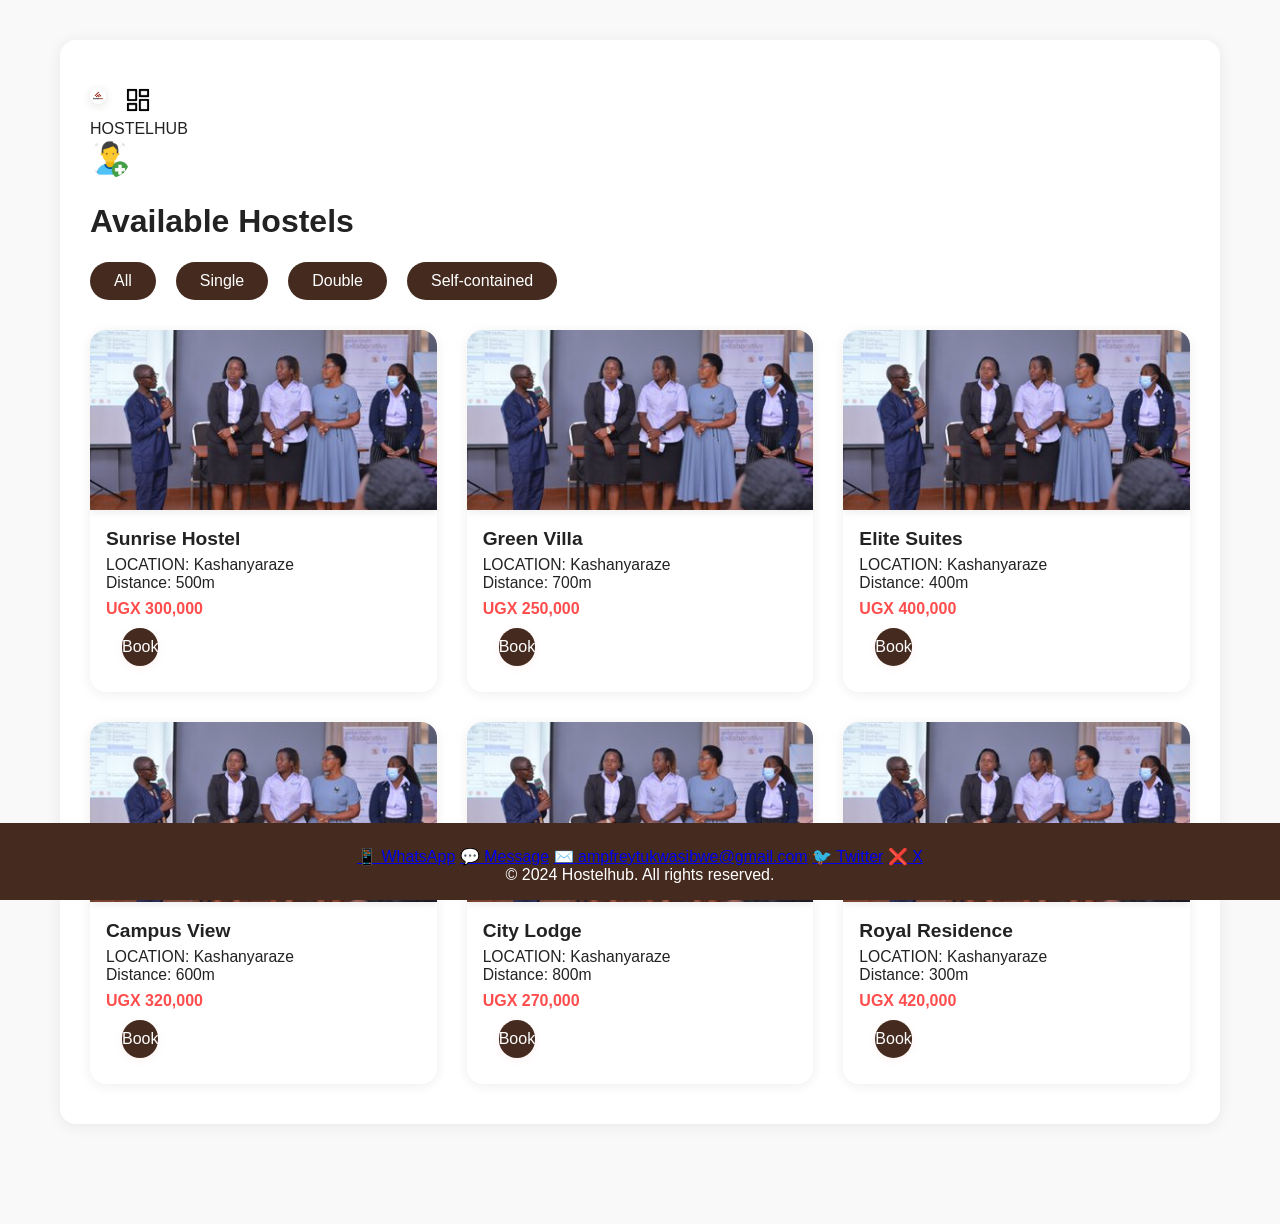
<file: hostels.html>
<!DOCTYPE html>
<html>
    <head>
    <meta charset="utf-8">
    <title>Available Hostels - Hostelhub</title>
        <style>
        body {
            margin: 0;
            font-family: 'Segoe UI', Arial, sans-serif;
            background: #f9f9f9;
            color: #222;
        }
        .container {
            max-width: 1100px;
            margin: 40px auto 100px auto;
            background: #fff;
            border-radius: 16px;
            box-shadow: 0 2px 16px rgba(0,0,0,0.07);
            padding: 40px 30px;
            }
        .header-row {
            display: flex;
                align-items: center;
            justify-content: space-between;
            position: relative;
        }
        .header-side {
            width: 80px;
            display: flex;
                align-items: center;
            justify-content: flex-start;
            }
        .header-center {
            flex: 1;
            display: flex;
            justify-content: center;
            align-items: center;
            position: absolute;
            left: 0;
            right: 0;
            pointer-events: none;
        }
        .header-center h1 {
            color: red;
            font-size: 2.5rem;
            margin: 0;
            pointer-events: auto;
        }
        #dashboardIcon {
            cursor: pointer;
            margin-left: 0;
        }
        #dashboardIcon img {
            width: 40px;
            height: 40px;
            border-radius: 50%;
            vertical-align: middle;
        }
        .register-link img {
            width: 40px;
            height: 40px;
            border-radius: 20px;
        }
        #dashboardMenu {
            display: none;
            position: absolute;
            right: 40px;
            top: 90px;
            background: #fff;
            color: #222;
            border-radius: 12px;
            box-shadow: 0 2px 12px rgba(0,0,0,0.15);
            padding: 18px 24px;
            z-index: 2000;
        }
        #dashboardMenu ul {
            list-style: none;
            padding: 0;
            margin: 0;
        }
        #dashboardMenu li {
            margin-bottom: 10px;
        }
        #dashboardMenu li:last-child {
            margin-bottom: 0;
        }
        .hostel-categories {
            display: flex;
            gap: 20px;
            margin-bottom: 30px;
        }
        .hostel-categories button {
            background: #452B1F;
            color: #fff;
            border: none;
            border-radius: 20px;
            padding: 10px 24px;
            font-size: 1rem;
            cursor: pointer;
            transition: background 0.2s;
        }
        .hostel-categories button:hover {
            background: #ff4d4d;
        }
        .hostel-grid {
            display: grid;
            grid-template-columns: repeat(auto-fit, minmax(280px, 1fr));
            gap: 30px;
         }
        .hostel-card {
            background: #fff;
            border-radius: 16px;
            box-shadow: 0 2px 12px rgba(0,0,0,0.08);
            overflow: hidden;
            display: flex;
            flex-direction: column;
            transition: transform 0.2s;
        }
        .hostel-card:hover {
            transform: translateY(-6px) scale(1.03);
        }
        .hostel-card img {
            width: 100%;
            height: 180px;
            object-fit: cover;
        }
        .hostel-card .info {
            padding: 18px 16px 10px 16px;
        }
        .hostel-card .name {
            font-size: 1.2rem;
            font-weight: bold;
            margin-bottom: 6px;
        }
        .hostel-card .details {
            font-size: 0.98rem;
            margin-bottom: 8px;
        }
        .hostel-card .price {
            color: #ff4d4d;
            font-weight: bold;
            margin-bottom: 10px;
        }
        .hostel-card button {
            background: #452B1F;
            color: #fff;
            border: none;
            border-radius: 20px;
            padding: 10px 0;
            font-size: 1rem;
            cursor: pointer;
            margin: 0 16px 16px 16px;
            transition: background 0.2s;
        }
        .hostel-card button:hover {
            background: #ff4d4d;
        }
        .footer {
            background: #452B1F;
            color: #fff;
            text-align: center;
            padding: 24px 0 16px 0;
            position: fixed;
            width: 100vw;
            bottom: 0;
            left: 0;
            z-index: 1000;
         }
        .site {
            width: 16px;
            height: 16px;
            border-radius: 50%;
            object-fit: cover;
            box-shadow: 0 2px 10px rgba(69,43,31,0.13);
            background: #fff;
            margin-right: 8px;
        }
        </style>
    </head>
    <body>
    <div class="container">
        <div class="top-row">
            <img src="Minimalist_Real_Estate_Logo-removebg-preview (1).png" alt="Site Logo" class="site">
            <span id="dashboardIcon">
                <img src="dashboard.png" alt="Dashboard" class="header-icon-img">
            </span>
            <div class="center-heading">HOSTELHUB</div>
            <a class="register-link" href="login.html">
                <img src="regester.jpeg" alt="Register/Login" class="header-icon-img">
            </a>
        </div>
        <div id="dashboardMenu">
            <ul>
                <li><a href="about.html">About Us</a></li>
                <li><a href="terms.html">Terms & Conditions</a></li>
                <li><a href="help.html">Help & FAQs</a></li>
                <li><a href="hostels.html">Available Hostels</a></li>
                <li><a href="bookings.html">Bookings</a></li>
                <li><a href="login.html">Login</a></li>
                <li><a href="register.html">Register</a></li>
                <li><a href="contact.html">Contact</a></li>
            </ul>
        </div>
        <h1>Available Hostels</h1>
        <div class="hostel-categories">
            <button onclick="filterHostels('all')">All</button>
            <button onclick="filterHostels('single')">Single</button>
            <button onclick="filterHostels('double')">Double</button>
            <button onclick="filterHostels('self-contained')">Self-contained</button>
        </div>
        <div class="hostel-grid" id="hostelGrid">
            <!-- Hostel cards will be injected by JS -->
        </div>
    </div>
    <footer class="footer"></footer>
    <script src="script.js"></script>
    </body>
</html>
</file>
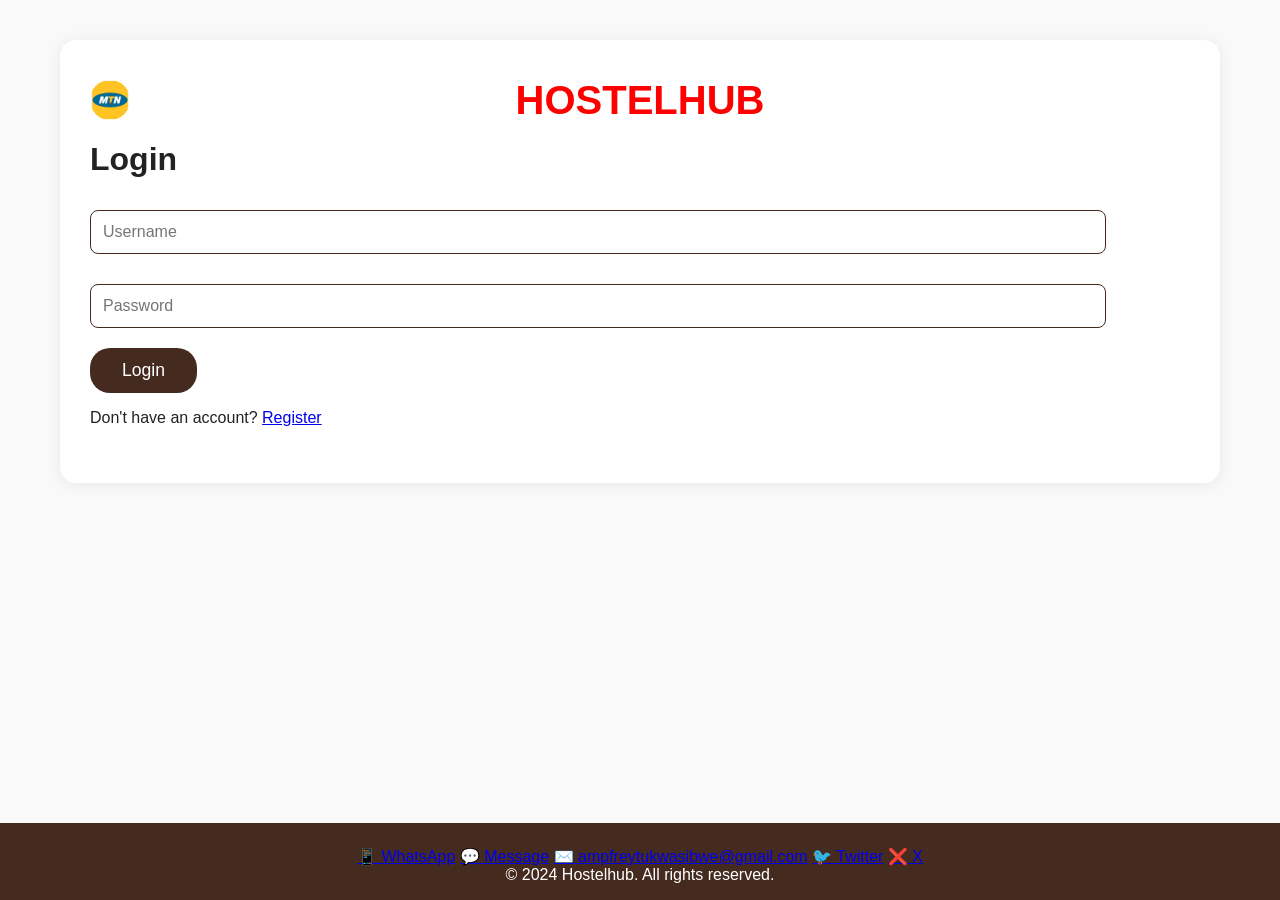
<file: login.html>
<!DOCTYPE html>
<html>
<head>
    <meta charset="utf-8">
    <title>Login - Hostelhub</title>
    <style>
        body {
            margin: 0;
            font-family: 'Segoe UI', Arial, sans-serif;
            background: #f9f9f9;
            color: #222;
        }
        .container {
            max-width: 1100px;
            margin: 40px auto 100px auto;
            background: #fff;
            border-radius: 16px;
            box-shadow: 0 2px 16px rgba(0,0,0,0.07);
            padding: 40px 30px;
        }
        .header-row {
            display: flex;
            align-items: center;
            justify-content: space-between;
            position: relative;
        }
        .header-side {
            width: 80px;
            display: flex;
            align-items: center;
            justify-content: flex-start;
        }
        .header-center {
            flex: 1;
            display: flex;
            justify-content: center;
            align-items: center;
            position: absolute;
            left: 0;
            right: 0;
            pointer-events: none;
        }
        .header-center h1 {
            color: red;
            font-size: 2.5rem;
            margin: 0;
            pointer-events: auto;
        }
        #dashboardIcon {
            cursor: pointer;
            margin-left: 0;
        }
        #dashboardIcon img {
            width: 40px;
            height: 40px;
            border-radius: 50%;
            vertical-align: middle;
        }
        .register-link img {
            width: 40px;
            height: 40px;
            border-radius: 20px;
        }
        #dashboardMenu {
            display: none;
            position: absolute;
            right: 40px;
            top: 90px;
            background: #fff;
            color: #222;
            border-radius: 12px;
            box-shadow: 0 2px 12px rgba(0,0,0,0.15);
            padding: 18px 24px;
            z-index: 2000;
        }
        #dashboardMenu ul {
            list-style: none;
            padding: 0;
            margin: 0;
        }
        #dashboardMenu li {
            margin-bottom: 10px;
        }
        #dashboardMenu li:last-child {
            margin-bottom: 0;
        }
        input[type="text"], input[type="password"] {
            width: 90%;
            padding: 12px;
            margin: 10px 0 20px 0;
            border: 1.5px solid #452B1F;
            border-radius: 8px;
            font-size: 1rem;
        }
        button[type="submit"] {
            background: #452B1F;
            color: #fff;
            border: none;
            border-radius: 20px;
            padding: 12px 32px;
            font-size: 1.1rem;
            cursor: pointer;
            transition: background 0.2s;
        }
        button[type="submit"]:hover {
            background: #ff4d4d;
        }
        .footer {
            background: #452B1F;
            color: #fff;
            text-align: center;
            padding: 24px 0 16px 0;
            position: fixed;
            width: 100vw;
            bottom: 0;
            left: 0;
            z-index: 1000;
        }
    </style>
</head>
<body>
    <div class="container">
        <div class="header-row">
            <div class="header-side">
                <span id="dashboardIcon">
                    <img src="MTN LOGO.png" alt="Dashboard">
                </span>
            </div>
            <div class="header-center">
                <h1>HOSTELHUB</h1>
            </div>
            <div class="header-side" style="justify-content: flex-end;">
            </div>
        </div>
        <div id="dashboardMenu">
            <ul>
                <li><a href="about.html">About Us</a></li>
                <li><a href="terms.html">Terms & Conditions</a></li>
                <li><a href="help.html">Help & FAQs</a></li>
                <li><a href="hostels.html">Available Hostels</a></li>
                <li><a href="bookings.html">Bookings</a></li>
                <li><a href="login.html">Login</a></li>
                <li><a href="register.html">Register</a></li>
                <li><a href="contact.html">Contact</a></li>
            </ul>
        </div>
        <h1>Login</h1>
        <form id="loginForm">
            <input type="text" id="loginUsername" placeholder="Username" required><br>
            <input type="password" id="loginPassword" placeholder="Password" required><br>
            <button type="submit">Login</button>
        </form>
        <p>Don't have an account? <a href="register.html">Register</a></p>
    </div>
    <footer class="footer"></footer>
    <script>
    document.getElementById('dashboardIcon').onclick = function(e) {
        e.stopPropagation();
        const menu = document.getElementById('dashboardMenu');
        menu.style.display = menu.style.display === 'block' ? 'none' : 'block';
    };
    document.body.onclick = function(e) {
        const menu = document.getElementById('dashboardMenu');
        if (menu) menu.style.display = 'none';
    };
    </script>
    <script src="script.js"></script>
</body>
</html>
</file>
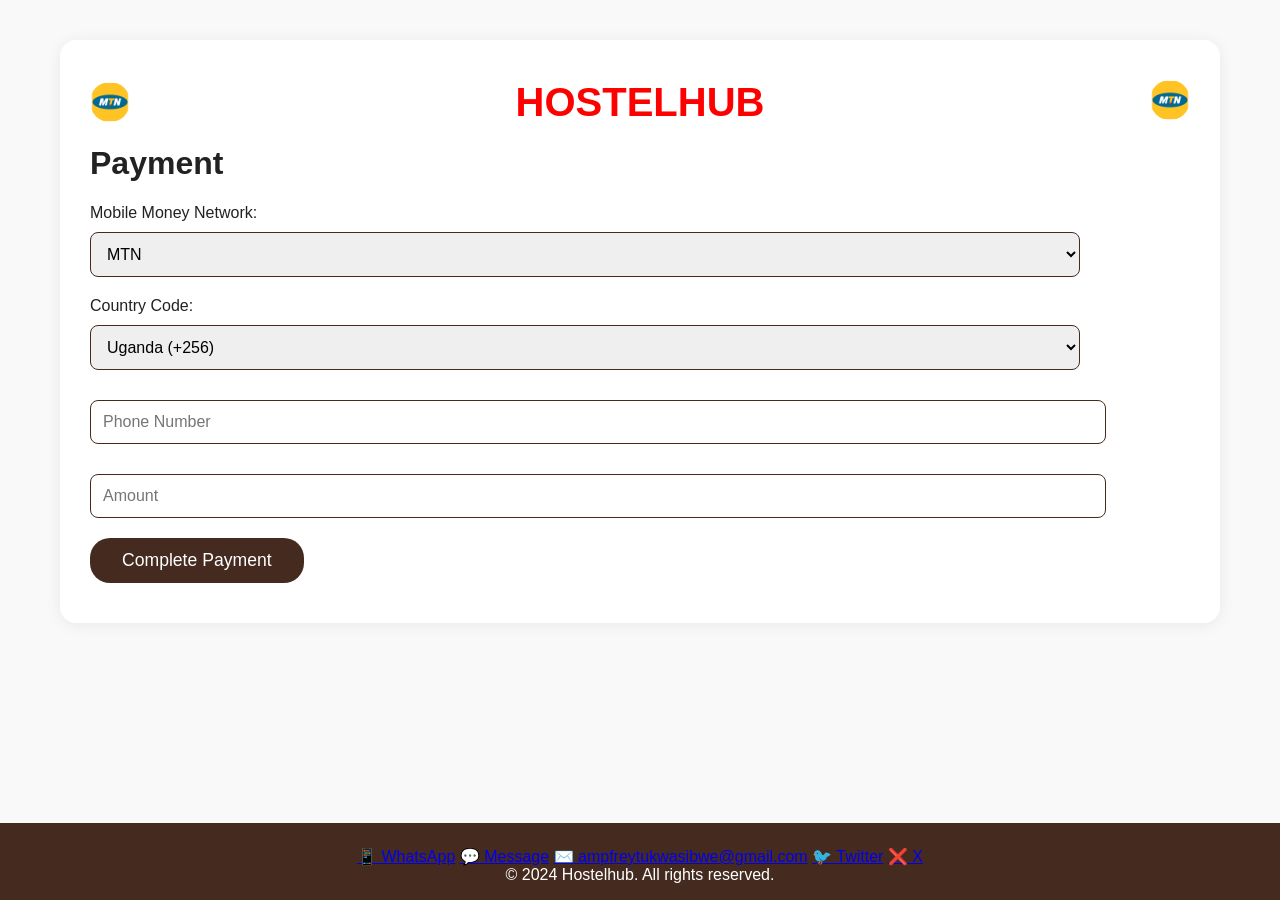
<file: payment.html>
<!DOCTYPE html>
<html>
<head>
    <meta charset="utf-8">
    <title>Payment - Hostelhub</title>
    <style>
        body {
            margin: 0;
            font-family: 'Segoe UI', Arial, sans-serif;
            background: #f9f9f9;
            color: #222;
        }
        .container {
            max-width: 1100px;
            margin: 40px auto 100px auto;
            background: #fff;
            border-radius: 16px;
            box-shadow: 0 2px 16px rgba(0,0,0,0.07);
            padding: 40px 30px;
        }
        .header-row {
            display: flex;
            align-items: center;
            justify-content: space-between;
            position: relative;
        }
        .header-side {
            width: 80px;
            display: flex;
            align-items: center;
            justify-content: flex-start;
        }
        .header-center {
            flex: 1;
            display: flex;
            justify-content: center;
            align-items: center;
            position: absolute;
            left: 0;
            right: 0;
            pointer-events: none;
        }
        .header-center h1 {
            color: red;
            font-size: 2.5rem;
            margin: 0;
            pointer-events: auto;
        }
        #dashboardIcon {
            cursor: pointer;
            margin-left: 0;
        }
        #dashboardIcon img {
            width: 40px;
            height: 40px;
            border-radius: 50%;
            vertical-align: middle;
        }
        .register-link img {
            width: 40px;
            height: 40px;
            border-radius: 20px;
        }
        #dashboardMenu {
            display: none;
            position: absolute;
            right: 40px;
            top: 90px;
            background: #fff;
            color: #222;
            border-radius: 12px;
            box-shadow: 0 2px 12px rgba(0,0,0,0.15);
            padding: 18px 24px;
            z-index: 2000;
        }
        #dashboardMenu ul {
            list-style: none;
            padding: 0;
            margin: 0;
        }
        #dashboardMenu li {
            margin-bottom: 10px;
        }
        #dashboardMenu li:last-child {
            margin-bottom: 0;
        }
        input[type="text"], input[type="number"], select {
            width: 90%;
            padding: 12px;
            margin: 10px 0 20px 0;
            border: 1.5px solid #452B1F;
            border-radius: 8px;
            font-size: 1rem;
        }
        button[type="submit"] {
            background: #452B1F;
            color: #fff;
            border: none;
            border-radius: 20px;
            padding: 12px 32px;
            font-size: 1.1rem;
            cursor: pointer;
            transition: background 0.2s;
        }
        button[type="submit"]:hover {
            background: #ff4d4d;
        }
        .footer {
            background: #452B1F;
            color: #fff;
            text-align: center;
            padding: 24px 0 16px 0;
            position: fixed;
            width: 100vw;
            bottom: 0;
            left: 0;
            z-index: 1000;
        }
    </style>
</head>
<body>
    <div class="container">
        <div class="header-row">
            <div class="header-side">
                <span id="dashboardIcon">
                    <img src="MTN LOGO.png" alt="Dashboard">
                </span>
            </div>
            <div class="header-center">
                <h1>HOSTELHUB</h1>
            </div>
            <div class="header-side" style="justify-content: flex-end;">
                <a class="register-link" href="login.html"><img src="MTN LOGO.png" alt="Register/Login"></a>
            </div>
        </div>
        <div id="dashboardMenu">
            <ul>
                <li><a href="about.html">About Us</a></li>
                <li><a href="terms.html">Terms & Conditions</a></li>
                <li><a href="help.html">Help & FAQs</a></li>
                <li><a href="hostels.html">Available Hostels</a></li>
                <li><a href="bookings.html">Bookings</a></li>
                <li><a href="login.html">Login</a></li>
                <li><a href="register.html">Register</a></li>
                <li><a href="contact.html">Contact</a></li>
            </ul>
        </div>
        <h1>Payment</h1>
        <form id="paymentForm">
            <label>Mobile Money Network:</label><br>
            <select id="network">
                <option value="MTN">MTN</option>
                <option value="Airtel">Airtel</option>
            </select><br>
            <label>Country Code:</label><br>
            <select id="countryCode">
                <option value="+256">Uganda (+256)</option>
                <option value="+254">Kenya (+254)</option>
                <option value="+255">Tanzania (+255)</option>
            </select><br>
            <input type="text" id="phoneNumber" placeholder="Phone Number" required><br>
            <input type="number" id="amount" placeholder="Amount" required><br>
            <button type="submit">Complete Payment</button>
        </form>
        <div id="paymentSuccess" style="display:none; color:green; font-weight:bold;">Payment Successful!</div>
    </div>
    <footer class="footer"></footer>
    <script>
    document.getElementById('dashboardIcon').onclick = function(e) {
        e.stopPropagation();
        const menu = document.getElementById('dashboardMenu');
        menu.style.display = menu.style.display === 'block' ? 'none' : 'block';
    };
    document.body.onclick = function(e) {
        const menu = document.getElementById('dashboardMenu');
        if (menu) menu.style.display = 'none';
    };
    </script>
    <script src="script.js"></script>
</body>
</html>
</file>
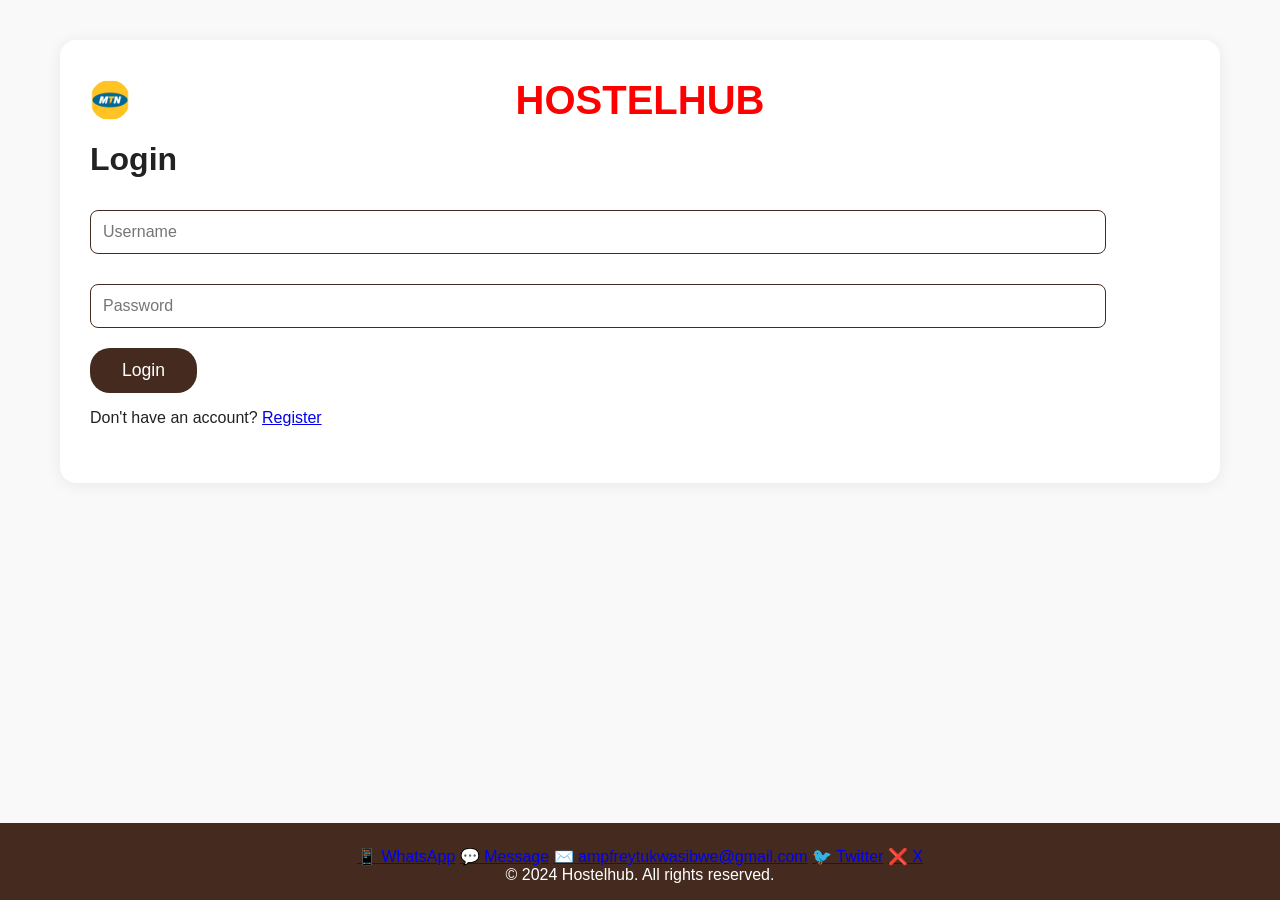
<file: profile.html>
<!DOCTYPE html>
<html>
<head>
    <meta charset="utf-8">
    <title>User Profile - Hostelhub</title>
    <style>
        body { margin: 0; font-family: 'Segoe UI', Arial, sans-serif; background: #f9f9f9; color: #222; }
        .container { max-width: 700px; margin: 40px auto 100px auto; background: #fff; border-radius: 16px; box-shadow: 0 2px 16px rgba(0,0,0,0.07); padding: 40px 30px; }
        .header-row { display: flex; align-items: center; justify-content: space-between; position: relative; }
        .header-side { width: 80px; display: flex; align-items: center; justify-content: flex-start; }
        .header-center { flex: 1; display: flex; justify-content: center; align-items: center; position: absolute; left: 0; right: 0; pointer-events: none; }
        .header-center h1 { color: red; font-size: 2.5rem; margin: 0; pointer-events: auto; }
        #dashboardIcon { cursor: pointer; margin-left: 0; }
        #dashboardIcon img { width: 40px; height: 40px; border-radius: 50%; vertical-align: middle; }
        .register-link img { width: 40px; height: 40px; border-radius: 20px; }
        #dashboardMenu { display: none; position: absolute; right: 40px; top: 90px; background: #fff; color: #222; border-radius: 12px; box-shadow: 0 2px 12px rgba(0,0,0,0.15); padding: 18px 24px; z-index: 2000; }
        #dashboardMenu ul { list-style: none; padding: 0; margin: 0; }
        #dashboardMenu li { margin-bottom: 10px; }
        #dashboardMenu li:last-child { margin-bottom: 0; }
        .profile-section { margin-bottom: 36px; }
        .profile-title { color: #452B1F; font-size: 1.3rem; margin-bottom: 10px; }
        .profile-info { font-size: 1.1rem; margin-bottom: 10px; }
        table { width: 100%; border-collapse: collapse; margin-bottom: 18px; }
        th, td { border: 1px solid #ddd; padding: 10px; text-align: left; }
        th { background: #452B1F; color: #fff; }
        tr:nth-child(even) { background: #f2f2f2; }
        .logout-btn { background: #ff4d4d; color: #fff; border: none; border-radius: 20px; padding: 10px 28px; font-size: 1rem; cursor: pointer; transition: background 0.2s; margin-top: 18px; }
        .logout-btn:hover { background: #452B1F; }
        .change-form { background: #f9f9f9; border: 1px solid #ddd; border-radius: 12px; padding: 18px 20px; max-width: 400px; margin-bottom: 18px; }
        .change-form input { width: 100%; padding: 10px; margin: 8px 0 16px 0; border: 1.5px solid #452B1F; border-radius: 8px; font-size: 1rem; }
        .change-form button { background: #452B1F; color: #fff; border: none; border-radius: 20px; padding: 10px 28px; font-size: 1rem; cursor: pointer; transition: background 0.2s; }
        .change-form button:hover { background: #ff4d4d; }
        .notification { position: fixed; top: 20px; right: 30px; background: #452B1F; color: #fff; padding: 14px 28px; border-radius: 10px; font-size: 1.1rem; z-index: 3000; display: none; }
        .avatar {
            width: 48px; height: 48px; border-radius: 50%; object-fit: cover; margin-right: 12px; vertical-align: middle; display: inline-block; background: linear-gradient(135deg,#ffb84d,#452B1F); color: #fff; font-weight: bold; font-size: 2rem; text-align: center; line-height: 48px;
        }
        .back-to-top {
            position: fixed; bottom: 80px; right: 30px; background: #452B1F; color: #fff; border: none; border-radius: 50%; width: 48px; height: 48px; font-size: 2rem; cursor: pointer; box-shadow: 0 2px 12px rgba(0,0,0,0.15); display: none; z-index: 3000; transition: background 0.2s; }
        .back-to-top:hover { background: #ff4d4d; }
        .spinner { display: none; margin: 30px auto; border: 6px solid #eee; border-top: 6px solid #452B1F; border-radius: 50%; width: 48px; height: 48px; animation: spin 1s linear infinite; }
        @keyframes spin { 100% { transform: rotate(360deg); } }
        @media (max-width: 700px) {
            .container { padding: 0 2vw; }
            .header-row { flex-direction: column; gap: 10px; padding: 18px 4vw 0 4vw; }
            .profile-section { margin-bottom: 24px; }
            table, th, td { font-size: 0.95rem; }
        }
    </style>
</head>
<body>
    <div class="container">
        <div class="header-row">
            <div class="header-side">
                <span id="dashboardIcon">
                    <img src="MTN LOGO.png" alt="Dashboard">
                </span>
            </div>
            <div class="header-center">
                <h1>HOSTELHUB</h1>
            </div>
            <div class="header-side" style="justify-content: flex-end;"></div>
        </div>
        <div id="dashboardMenu">
            <ul>
                <li><a href="home.html">Home</a></li>
                <li><a href="hostels.html">Available Hostels</a></li>
                <li><a href="bookings.html">Bookings</a></li>
                <li><a href="profile.html">Profile</a></li>
                <li><button id="userLogoutBtn" style="background:#ff4d4d;color:#fff;border:none;border-radius:8px;padding:6px 16px;cursor:pointer;">Logout</button></li>
            </ul>
        </div>
        <div class="profile-section">
            <div class="profile-title">User Profile</div>
            <div class="profile-info"><span class="avatar" id="profileAvatar"></span><span id="profileUsername"></span></div>
        </div>
        <div class="profile-section">
            <div class="profile-title">Your Bookings</div>
            <div id="profileBookings"></div>
        </div>
        <div class="profile-section">
            <div class="profile-title">Your Payments</div>
            <div id="profilePayments"></div>
        </div>
        <div class="profile-section">
            <div class="profile-title">Change Password</div>
            <form class="change-form" id="changePasswordForm">
                <input type="password" id="oldPassword" placeholder="Old Password" required>
                <input type="password" id="newPassword" placeholder="New Password" required>
                <input type="password" id="confirmPassword" placeholder="Confirm New Password" required>
                <button type="submit">Change Password</button>
            </form>
        </div>
        <button class="logout-btn" id="profileLogoutBtn">Logout</button>
    </div>
    <button class="back-to-top" id="backToTopBtn" title="Back to Top">↑</button>
    <div class="spinner" id="profileSpinner"></div>
    <div class="notification" id="profileNotification"></div>
    <script>
    // Only allow access if logged in
    const username = localStorage.getItem('loggedInUser');
    if (!username) window.location.href = 'login.html';
    document.getElementById('profileUsername').textContent = 'Username: ' + username;
    // Avatar
    document.getElementById('profileAvatar').textContent = username[0].toUpperCase();
    // Show/hide back to top
    window.onscroll = function() {
        document.getElementById('backToTopBtn').style.display = window.scrollY > 200 ? 'block' : 'none';
    };
    document.getElementById('backToTopBtn').onclick = function() {
        window.scrollTo({top:0,behavior:'smooth'});
    };
    // Spinner helper
    function showSpinner() { document.getElementById('profileSpinner').style.display = 'block'; }
    function hideSpinner() { document.getElementById('profileSpinner').style.display = 'none'; }
    // Bookings
    showSpinner();
    setTimeout(function() {
        const bookings = (JSON.parse(localStorage.getItem('bookings')||'[]')).filter(b=>b.user===username);
        let bookingsHtml = '';
        if (bookings.length === 0) {
            bookingsHtml = '<div style="color:#888;">No bookings yet.</div>';
        } else {
            bookingsHtml = `<table><tr><th>Hostel</th><th>Location</th><th>Distance</th><th>Price</th></tr>` +
                bookings.map(b=>`<tr><td>${b.name}</td><td>${b.location}</td><td>${b.distance}</td><td>${b.price}</td></tr>`).join('') +
                `</table>`;
        }
        document.getElementById('profileBookings').innerHTML = bookingsHtml;
        hideSpinner();
    }, 400);
    // Payments
    showSpinner();
    setTimeout(function() {
        const payments = (JSON.parse(localStorage.getItem('payments')||'[]')).filter(p=>p.user===username);
        let paymentsHtml = '';
        if (payments.length === 0) {
            paymentsHtml = '<div style="color:#888;">No payments yet.</div>';
        } else {
            paymentsHtml = `<table><tr><th>Amount</th><th>Network</th><th>Number</th></tr>` +
                payments.map(p=>`<tr><td>${p.amount}</td><td>${p.network}</td><td>${p.number}</td></tr>`).join('') +
                `</table>`;
        }
        document.getElementById('profilePayments').innerHTML = paymentsHtml;
        hideSpinner();
    }, 400);
    // Change password
    document.getElementById('changePasswordForm').onsubmit = function(e) {
        e.preventDefault();
        const oldP = document.getElementById('oldPassword').value;
        const newP = document.getElementById('newPassword').value;
        const confirmP = document.getElementById('confirmPassword').value;
        let users = JSON.parse(localStorage.getItem('users')||'[]');
        let user = users.find(u=>u.username===username);
        if (!user || user.password !== oldP) {
            notify('Old password incorrect!','error');
            return;
        }
        if (newP !== confirmP) {
            notify('Passwords do not match!','error');
            return;
        }
        user.password = newP;
        localStorage.setItem('users', JSON.stringify(users));
        notify('Password changed!');
        this.reset();
    };
    // Logout
    document.getElementById('profileLogoutBtn').onclick = function() {
        localStorage.removeItem('loggedInUser');
        window.location.href = 'login.html';
    };
    document.getElementById('userLogoutBtn').onclick = function() {
        localStorage.removeItem('loggedInUser');
        window.location.href = 'login.html';
    };
    // Dashboard menu logic
    document.getElementById('dashboardIcon').onclick = function(e) {
        e.stopPropagation();
        const menu = document.getElementById('dashboardMenu');
        menu.style.display = menu.style.display === 'block' ? 'none' : 'block';
    };
    document.body.onclick = function(e) {
        const menu = document.getElementById('dashboardMenu');
        if (menu) menu.style.display = 'none';
    };
    // Notification
    function notify(msg, type='success') {
        const n = document.getElementById('profileNotification');
        n.textContent = msg;
        n.style.background = type==='error' ? '#ff4d4d' : '#452B1F';
        n.style.display = 'block';
        setTimeout(()=>{ n.style.display = 'none'; }, 2200);
    }
    </script>
</body>
</html>
</file>
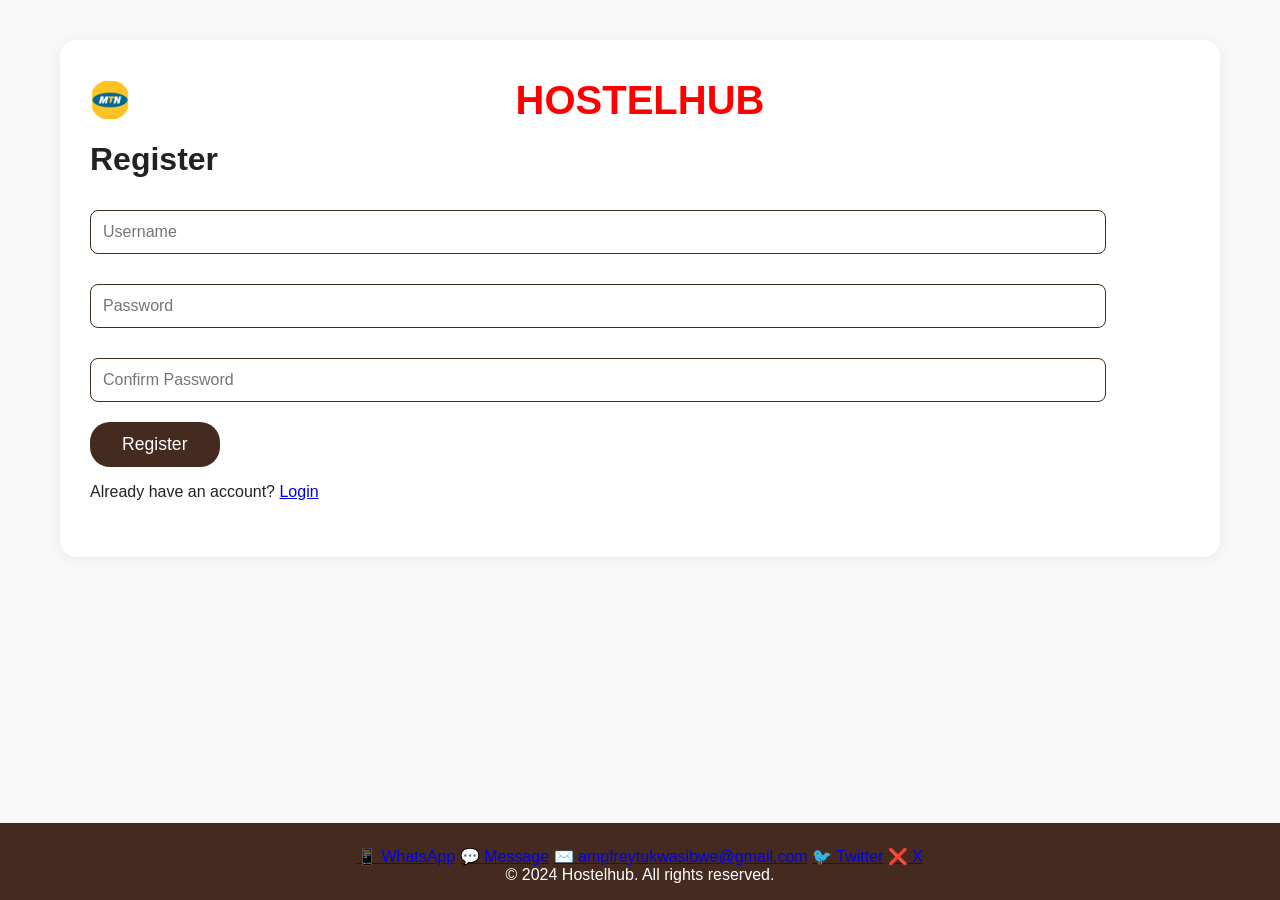
<file: register.html>
<!DOCTYPE html>
<html>
<head>
    <meta charset="utf-8">
    <title>Register - Hostelhub</title>
    <style>
        body {
            margin: 0;
            font-family: 'Segoe UI', Arial, sans-serif;
            background: #f9f9f9;
            color: #222;
        }
        .container {
            max-width: 1100px;
            margin: 40px auto 100px auto;
            background: #fff;
            border-radius: 16px;
            box-shadow: 0 2px 16px rgba(0,0,0,0.07);
            padding: 40px 30px;
        }
        .header-row {
            display: flex;
            align-items: center;
            justify-content: space-between;
            position: relative;
        }
        .header-side {
            width: 80px;
            display: flex;
            align-items: center;
            justify-content: flex-start;
        }
        .header-center {
            flex: 1;
            display: flex;
            justify-content: center;
            align-items: center;
            position: absolute;
            left: 0;
            right: 0;
            pointer-events: none;
        }
        .header-center h1 {
            color: red;
            font-size: 2.5rem;
            margin: 0;
            pointer-events: auto;
        }
        #dashboardIcon {
            cursor: pointer;
            margin-left: 0;
        }
        #dashboardIcon img {
            width: 40px;
            height: 40px;
            border-radius: 50%;
            vertical-align: middle;
        }
        .register-link img {
            width: 40px;
            height: 40px;
            border-radius: 20px;
        }
        #dashboardMenu {
            display: none;
            position: absolute;
            right: 40px;
            top: 90px;
            background: #fff;
            color: #222;
            border-radius: 12px;
            box-shadow: 0 2px 12px rgba(0,0,0,0.15);
            padding: 18px 24px;
            z-index: 2000;
        }
        #dashboardMenu ul {
            list-style: none;
            padding: 0;
            margin: 0;
        }
        #dashboardMenu li {
            margin-bottom: 10px;
        }
        #dashboardMenu li:last-child {
            margin-bottom: 0;
        }
        input[type="text"], input[type="password"] {
            width: 90%;
            padding: 12px;
            margin: 10px 0 20px 0;
            border: 1.5px solid #452B1F;
            border-radius: 8px;
            font-size: 1rem;
        }
        button[type="submit"] {
            background: #452B1F;
            color: #fff;
            border: none;
            border-radius: 20px;
            padding: 12px 32px;
            font-size: 1.1rem;
            cursor: pointer;
            transition: background 0.2s;
        }
        button[type="submit"]:hover {
            background: #ff4d4d;
        }
        .footer {
            background: #452B1F;
            color: #fff;
            text-align: center;
            padding: 24px 0 16px 0;
            position: fixed;
            width: 100vw;
            bottom: 0;
            left: 0;
            z-index: 1000;
        }
    </style>
</head>
<body>
    <div class="container">
        <div class="header-row">
            <div class="header-side">
                <span id="dashboardIcon">
                    <img src="MTN LOGO.png" alt="Dashboard">
                </span>
            </div>
            <div class="header-center">
                <h1>HOSTELHUB</h1>
            </div>
            <div class="header-side" style="justify-content: flex-end;">
            </div>
        </div>
        <div id="dashboardMenu">
            <ul>
                <li><a href="about.html">About Us</a></li>
                <li><a href="terms.html">Terms & Conditions</a></li>
                <li><a href="help.html">Help & FAQs</a></li>
                <li><a href="hostels.html">Available Hostels</a></li>
                <li><a href="bookings.html">Bookings</a></li>
                <li><a href="login.html">Login</a></li>
                <li><a href="register.html">Register</a></li>
                <li><a href="contact.html">Contact</a></li>
            </ul>
        </div>
        <h1>Register</h1>
        <form id="registerForm">
            <input type="text" id="registerUsername" placeholder="Username" required><br>
            <input type="password" id="registerPassword" placeholder="Password" required><br>
            <input type="password" id="registerConfirmPassword" placeholder="Confirm Password" required><br>
            <button type="submit">Register</button>
        </form>
        <p>Already have an account? <a href="login.html">Login</a></p>
    </div>
    <footer class="footer"></footer>
    <script>
    document.getElementById('dashboardIcon').onclick = function(e) {
        e.stopPropagation();
        const menu = document.getElementById('dashboardMenu');
        menu.style.display = menu.style.display === 'block' ? 'none' : 'block';
    };
    document.body.onclick = function(e) {
        const menu = document.getElementById('dashboardMenu');
        if (menu) menu.style.display = 'none';
    };
    </script>
    <script src="script.js"></script>
</body>
</html>
</file>
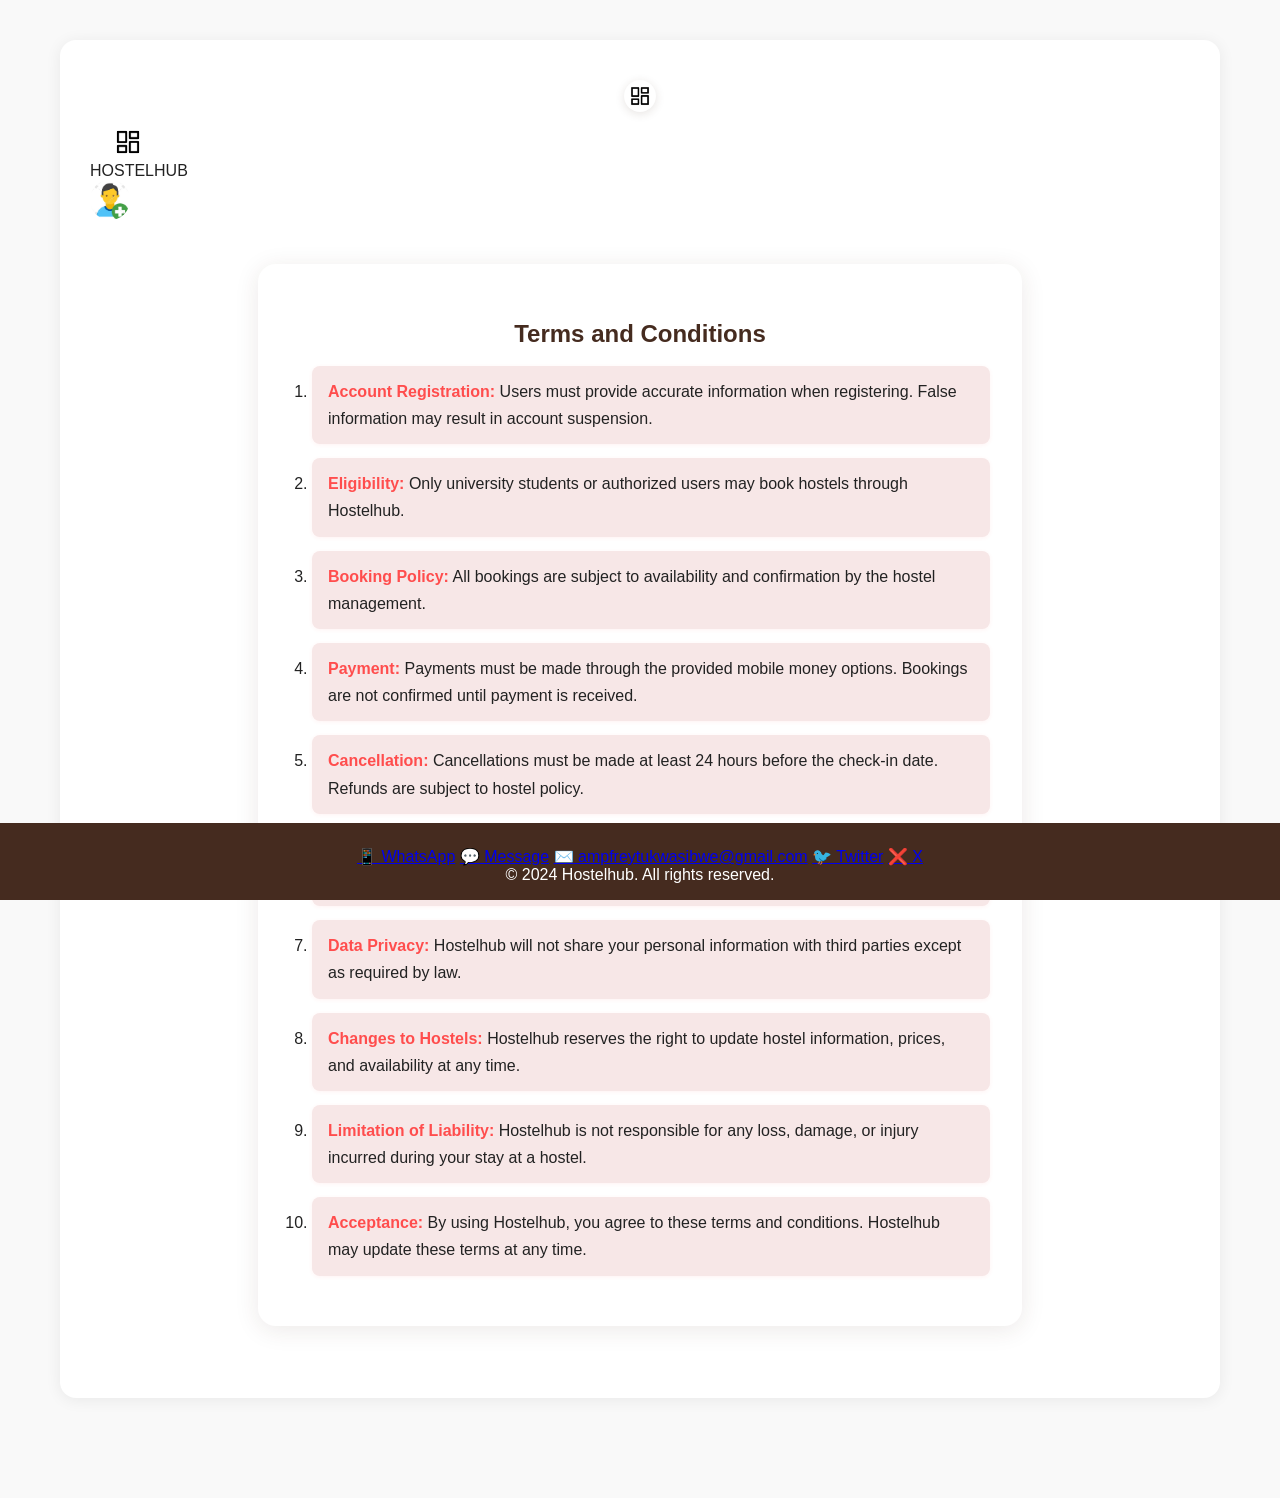
<file: terms.html>
<!DOCTYPE html>
<html>
<head>
    <meta charset="utf-8">
    <title>Terms and Conditions - Hostelhub</title>
    <style>
        body {
            margin: 0;
            font-family: 'Segoe UI', Arial, sans-serif;
            background: #f9f9f9;
            color: #222;
        }
        .container {
            max-width: 1100px;
            margin: 40px auto 100px auto;
            background: #fff;
            border-radius: 16px;
            box-shadow: 0 2px 16px rgba(0,0,0,0.07);
            padding: 40px 30px;
        }
        .header-row {
            display: flex;
            align-items: center;
            justify-content: space-between;
        }
        .header-title {
            display: flex;
            align-items: center;
            gap: 16px;
        }
        .header-title h1 {
            color: red;
            font-size: 2.5rem;
            margin: 0;
        }
        #dashboardIcon {
            cursor: pointer;
            margin-left: 18px;
        }
        #dashboardIcon img {
            width: 40px;
            height: 40px;
            border-radius: 50%;
            vertical-align: middle;
        }
        .register-link img {
            width: 40px;
            height: 40px;
            border-radius: 20px;
        }
        #dashboardMenu {
            display: none;
            position: absolute;
            right: 40px;
            top: 90px;
            background: #fff;
            color: #222;
            border-radius: 12px;
            box-shadow: 0 2px 12px rgba(0,0,0,0.15);
            padding: 18px 24px;
            z-index: 2000;
        }
        #dashboardMenu ul {
            list-style: none;
            padding: 0;
            margin: 0;
        }
        #dashboardMenu li {
            margin-bottom: 10px;
        }
        #dashboardMenu li:last-child {
            margin-bottom: 0;
        }
        .footer {
            background: #452B1F;
            color: #fff;
            text-align: center;
            padding: 24px 0 16px 0;
            position: fixed;
            width: 100vw;
            bottom: 0;
            left: 0;
            z-index: 1000;
        }
        .terms-section {
            max-width: 700px;
            margin: 40px auto 32px auto;
            background: #fff;
            border-radius: 18px;
            box-shadow: 0 4px 24px rgba(69,43,31,0.10);
            padding: 36px 32px 32px 32px;
        }
        .terms-section h2 {
            text-align: center;
            color: #452B1F;
            margin-bottom: 18px;
        }
        .terms-section ol {
            margin: 0 0 18px 0;
            padding-left: 22px;
        }
        .terms-section li {
            margin-bottom: 14px;
            line-height: 1.7;
            background: #f7e7e7;
            border-radius: 8px;
            padding: 12px 16px;
            box-shadow: 0 1px 4px #ff4d4d11;
        }
        .terms-section li b {
            color: #ff4d4d;
        }
        @media (max-width: 600px) {
            .terms-section {
                padding: 18px 6vw 18px 6vw;
            }
        }
        .site {
            display: block;
            margin: 0 auto 10px auto;
            width: 32px;
            height: 32px;
            border-radius: 50%;
            object-fit: cover;
            box-shadow: 0 2px 10px rgba(69,43,31,0.13);
            background: #fff;
        }
    </style>
</head>
<body>
    <div class="container">
        <img src="dashboard.png" alt="Site Icon" class="site">
        <div class="top-row">
            <span id="dashboardIcon">
                <img src="dashboard.png" alt="Dashboard" class="header-icon-img">
            </span>
            <div class="center-heading">HOSTELHUB</div>
            <a class="register-link" href="login.html">
                <img src="regester.jpeg" alt="Register/Login" class="header-icon-img">
            </a>
        </div>
        <div id="dashboardMenu">
            <ul>
                <li><a href="about.html">About Us</a></li>
                <li><a href="terms.html">Terms & Conditions</a></li>
                <li><a href="help.html">Help & FAQs</a></li>
                <li><a href="hostels.html">Available Hostels</a></li>
                <li><a href="bookings.html">Bookings</a></li>
                <li><a href="login.html">Login</a></li>
                <li><a href="register.html">Register</a></li>
                <li><a href="contact.html">Contact</a></li>
            </ul>
        </div>
        <div class="terms-section">
          <h2>Terms and Conditions</h2>
          <ol>
            <li><b>Account Registration:</b> Users must provide accurate information when registering. False information may result in account suspension.</li>
            <li><b>Eligibility:</b> Only university students or authorized users may book hostels through Hostelhub.</li>
            <li><b>Booking Policy:</b> All bookings are subject to availability and confirmation by the hostel management.</li>
            <li><b>Payment:</b> Payments must be made through the provided mobile money options. Bookings are not confirmed until payment is received.</li>
            <li><b>Cancellation:</b> Cancellations must be made at least 24 hours before the check-in date. Refunds are subject to hostel policy.</li>
            <li><b>Conduct:</b> Users must behave respectfully and follow hostel rules. Misconduct may result in booking cancellation or account suspension.</li>
            <li><b>Data Privacy:</b> Hostelhub will not share your personal information with third parties except as required by law.</li>
            <li><b>Changes to Hostels:</b> Hostelhub reserves the right to update hostel information, prices, and availability at any time.</li>
            <li><b>Limitation of Liability:</b> Hostelhub is not responsible for any loss, damage, or injury incurred during your stay at a hostel.</li>
            <li><b>Acceptance:</b> By using Hostelhub, you agree to these terms and conditions. Hostelhub may update these terms at any time.
          </ol>
        </div>
    </div>
    <footer class="footer"></footer>
    <script>
    document.getElementById('dashboardIcon').onclick = function(e) {
        e.stopPropagation();
        const menu = document.getElementById('dashboardMenu');
        menu.style.display = menu.style.display === 'block' ? 'none' : 'block';
    };
    document.body.onclick = function(e) {
        const menu = document.getElementById('dashboardMenu');
        if (menu) menu.style.display = 'none';
    };
    </script>
    <script src="script.js"></script>
</body>
</html>
</file>
